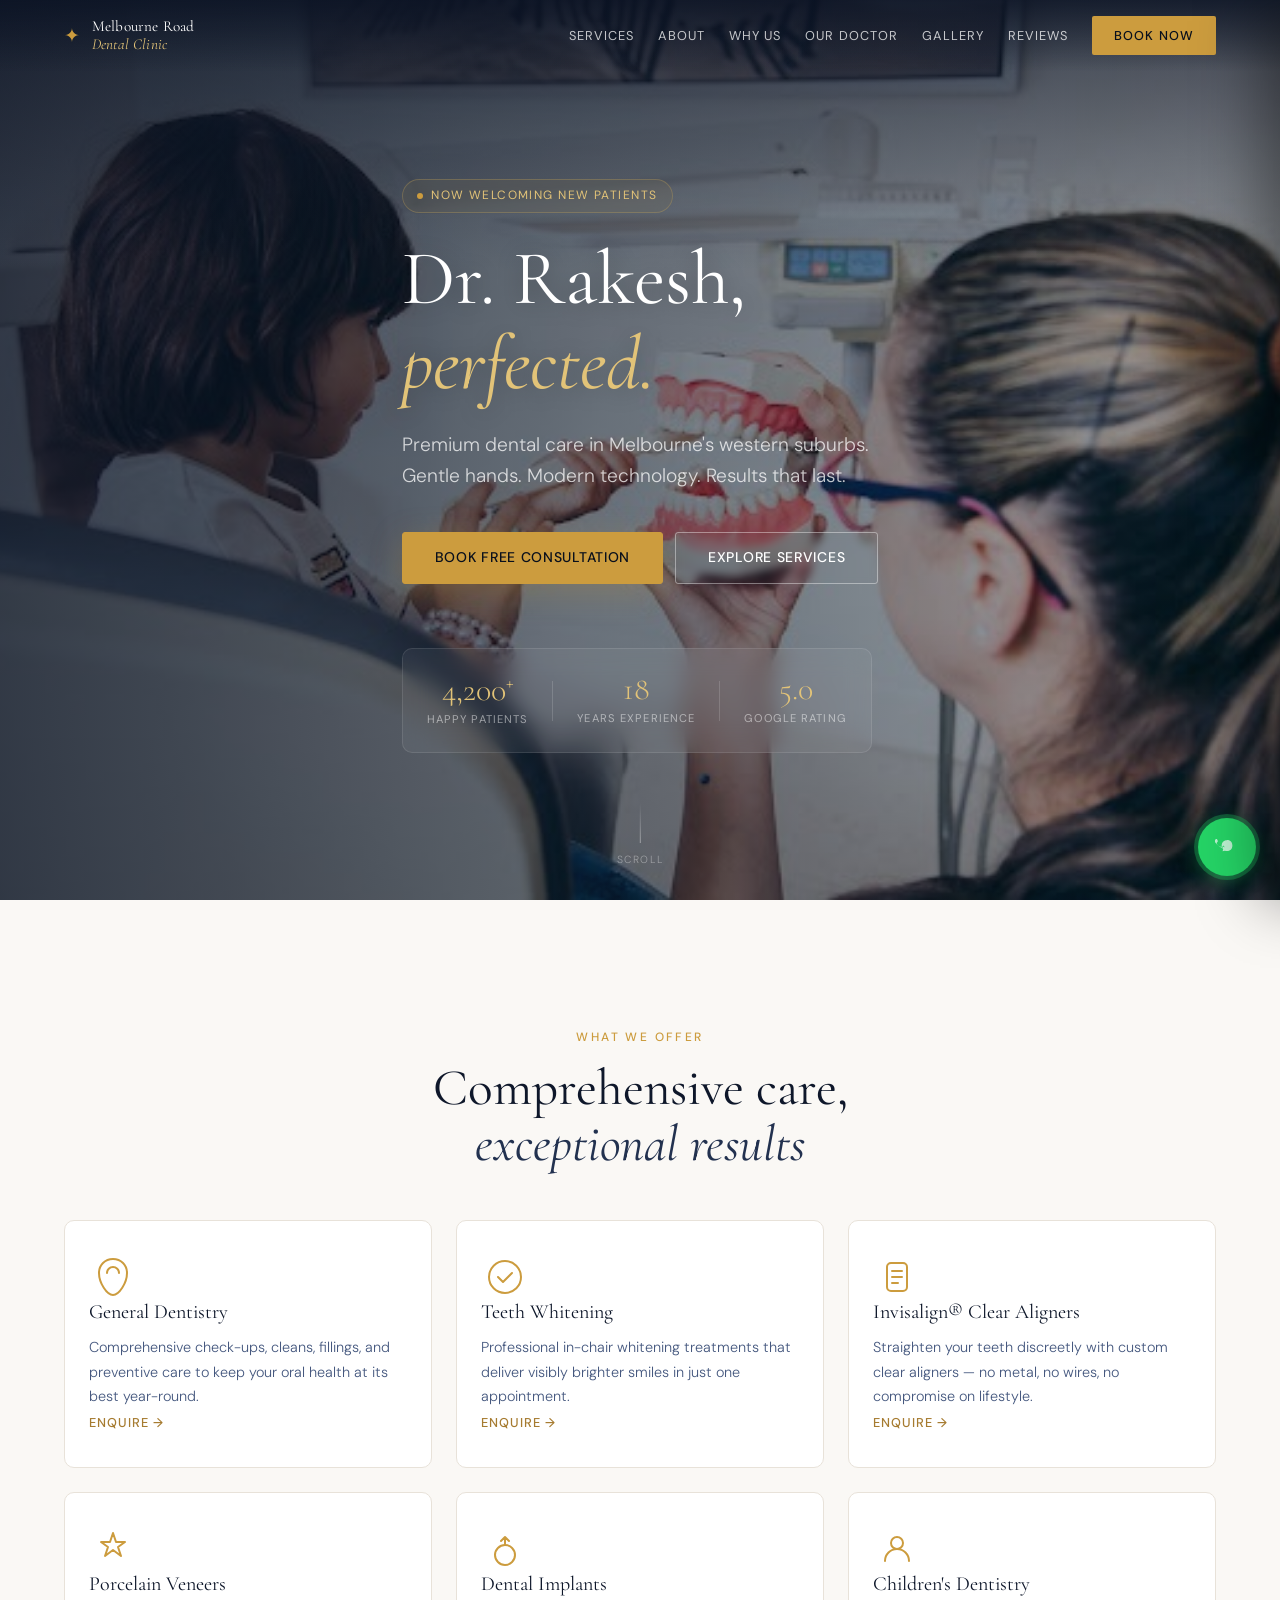
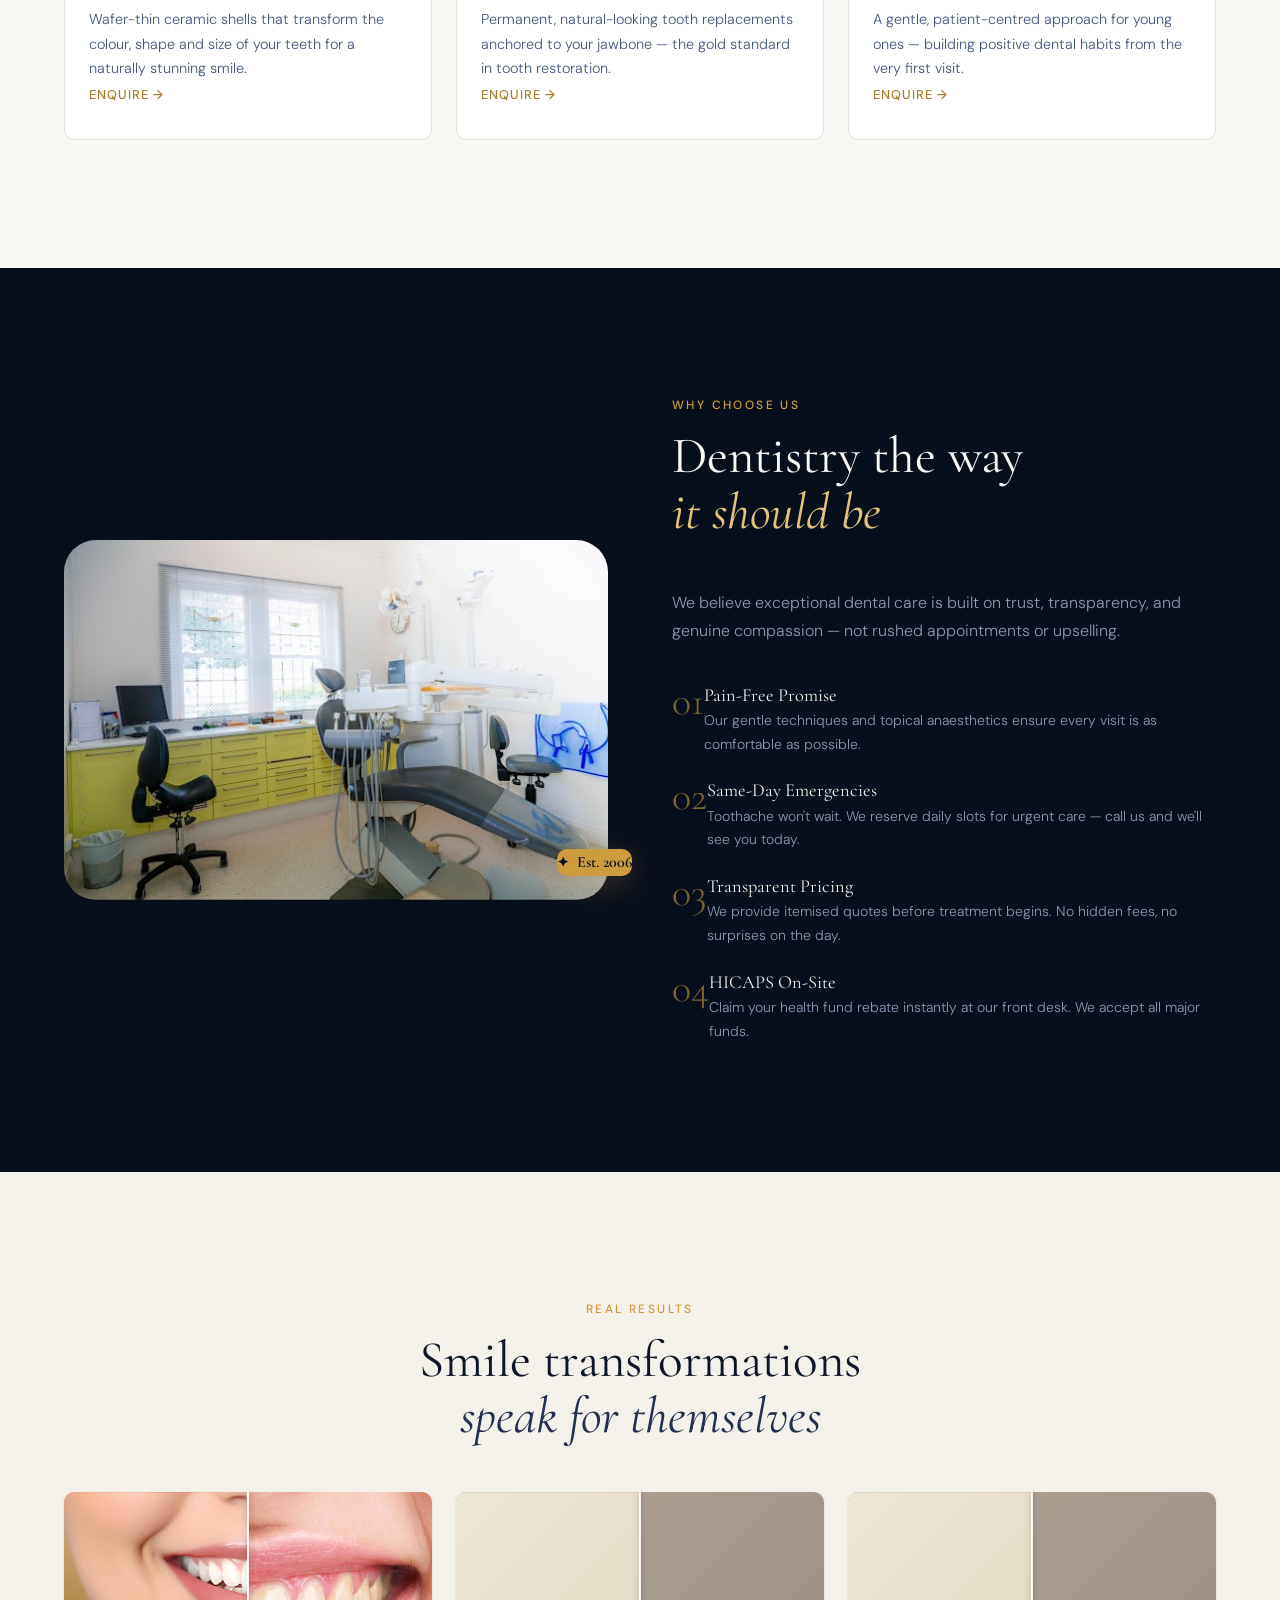
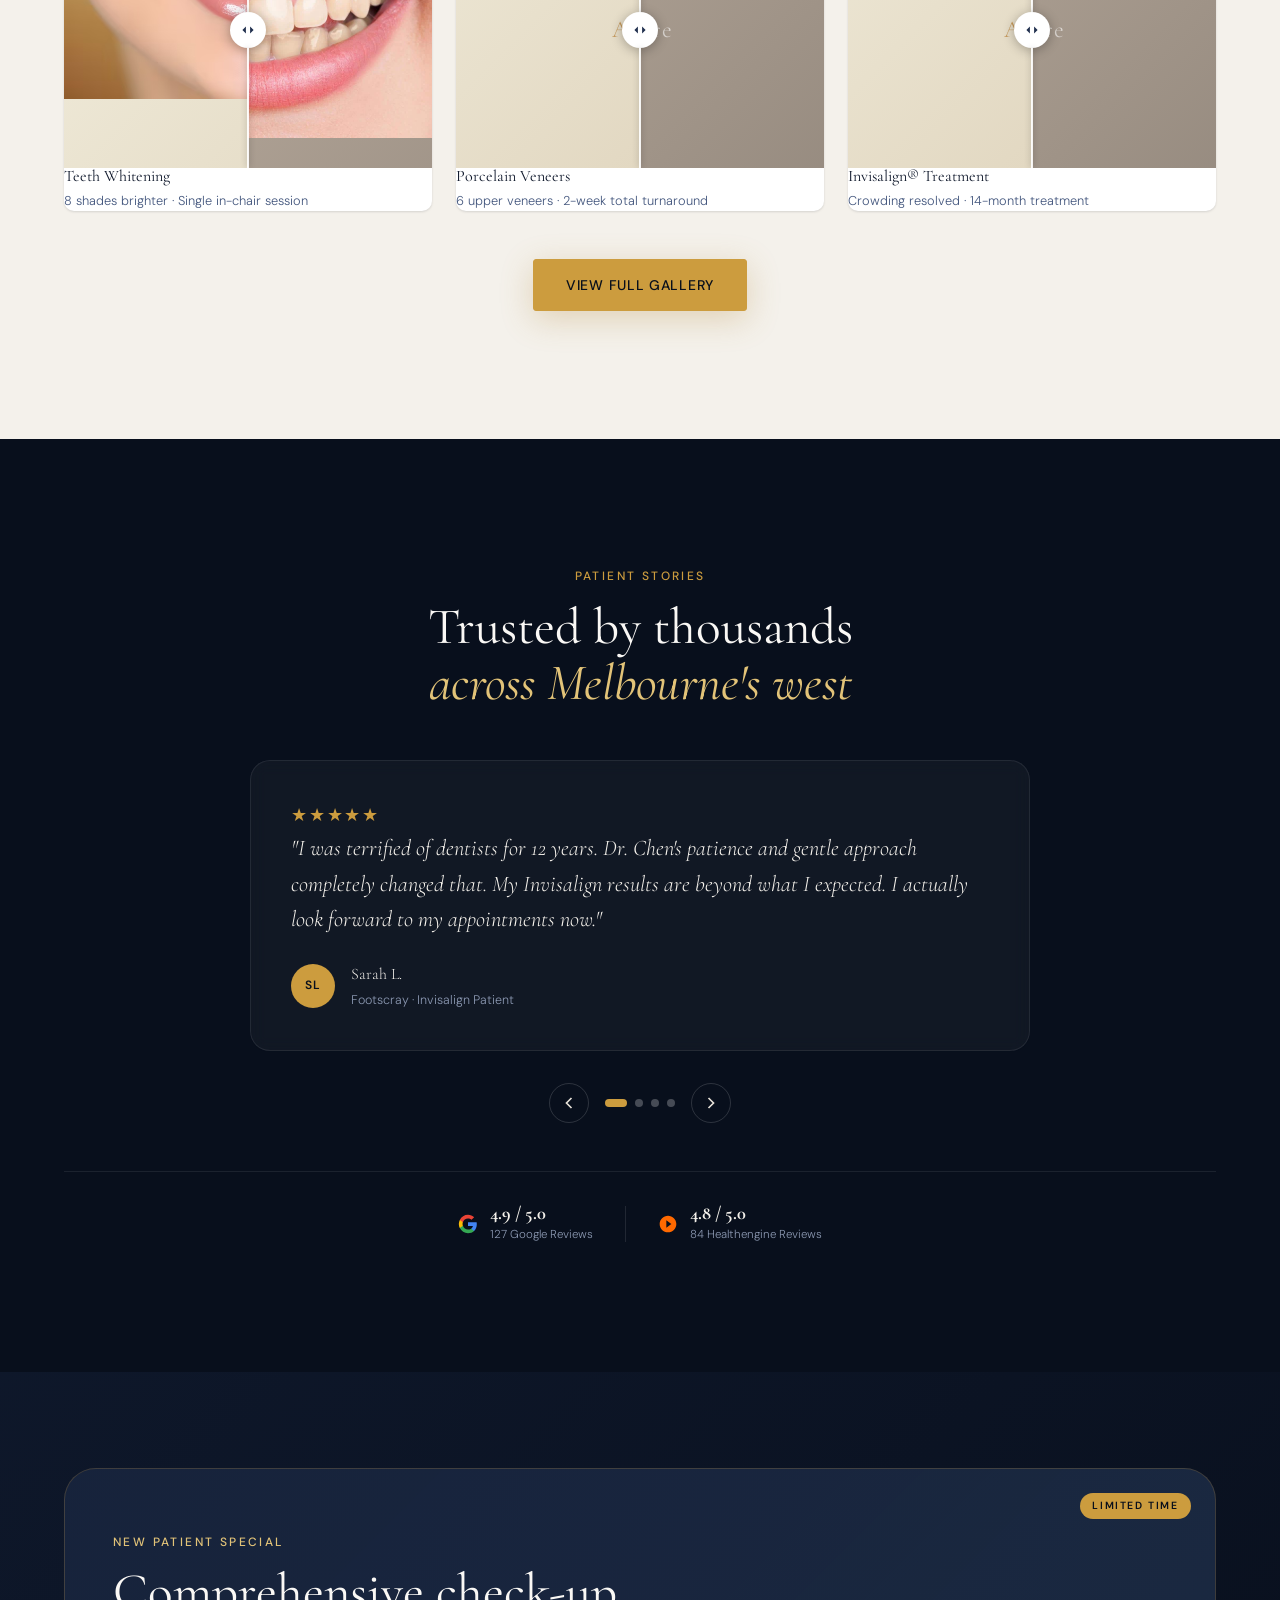
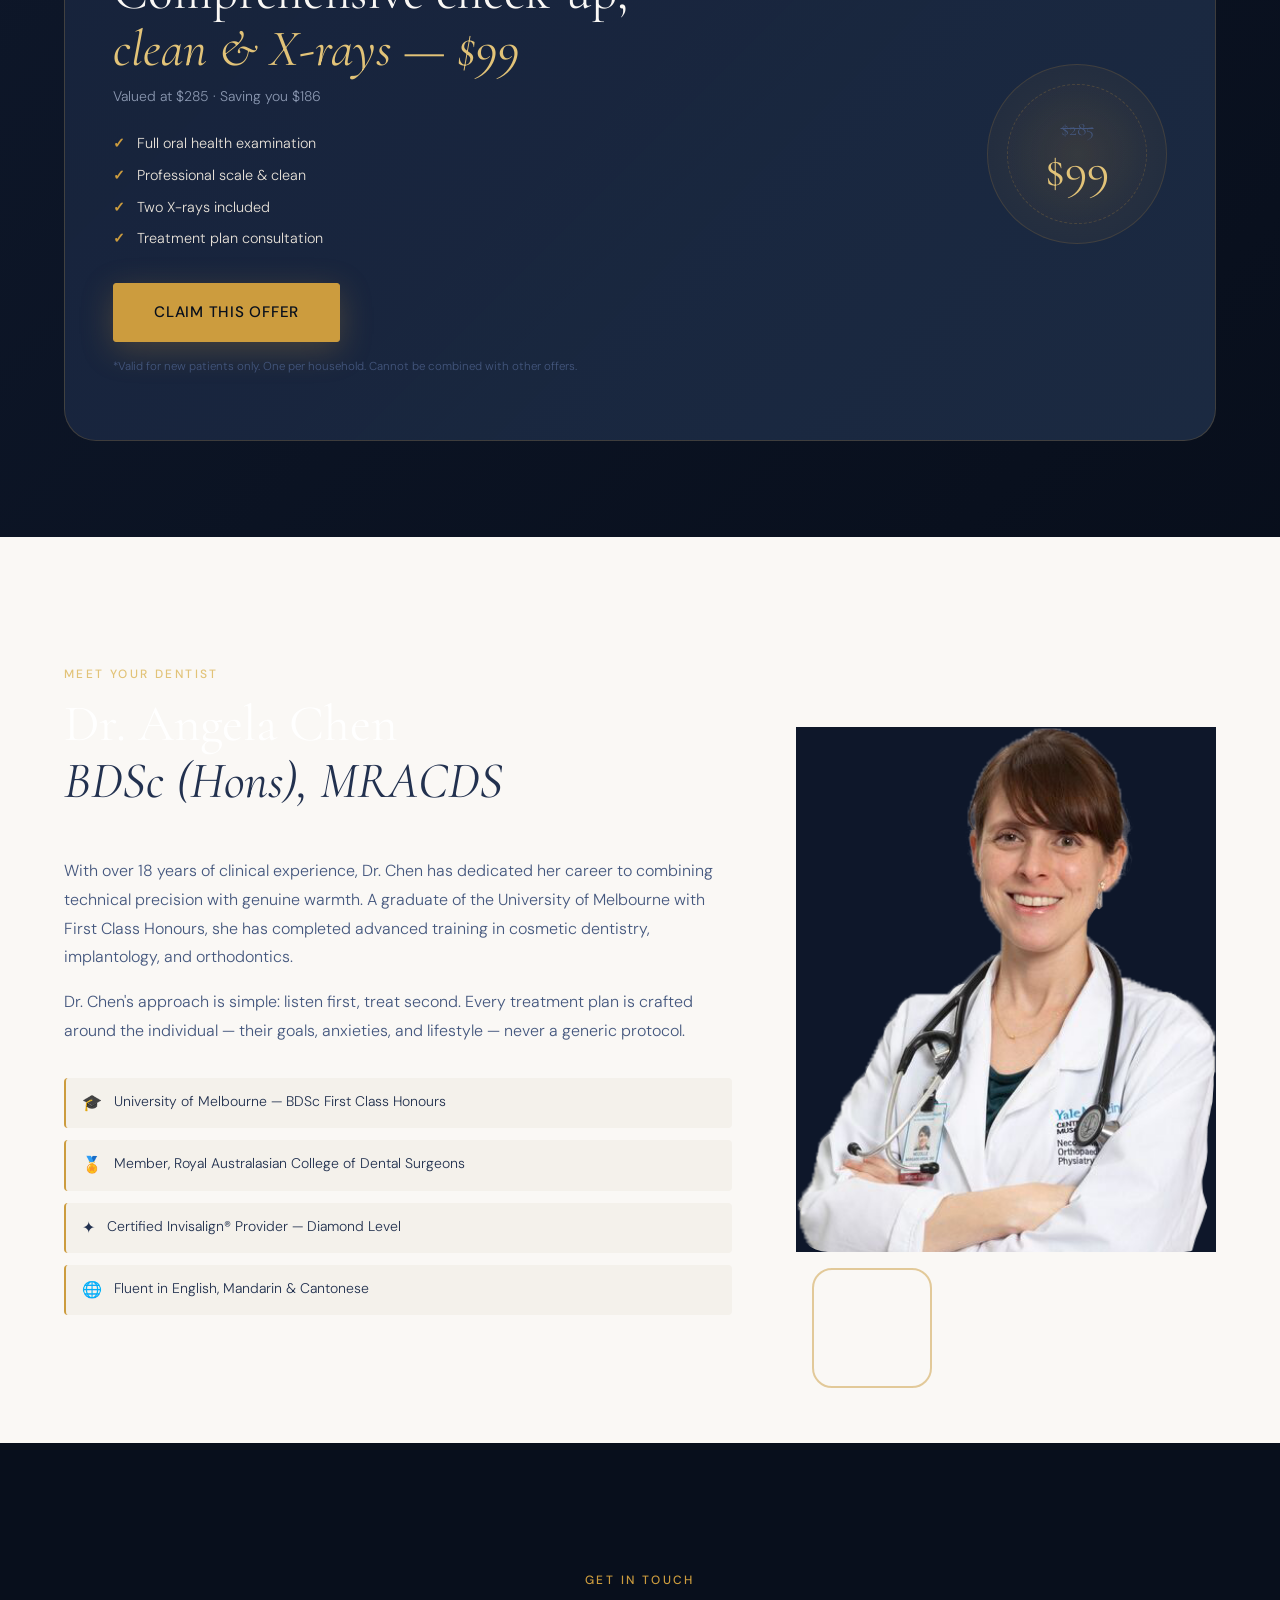
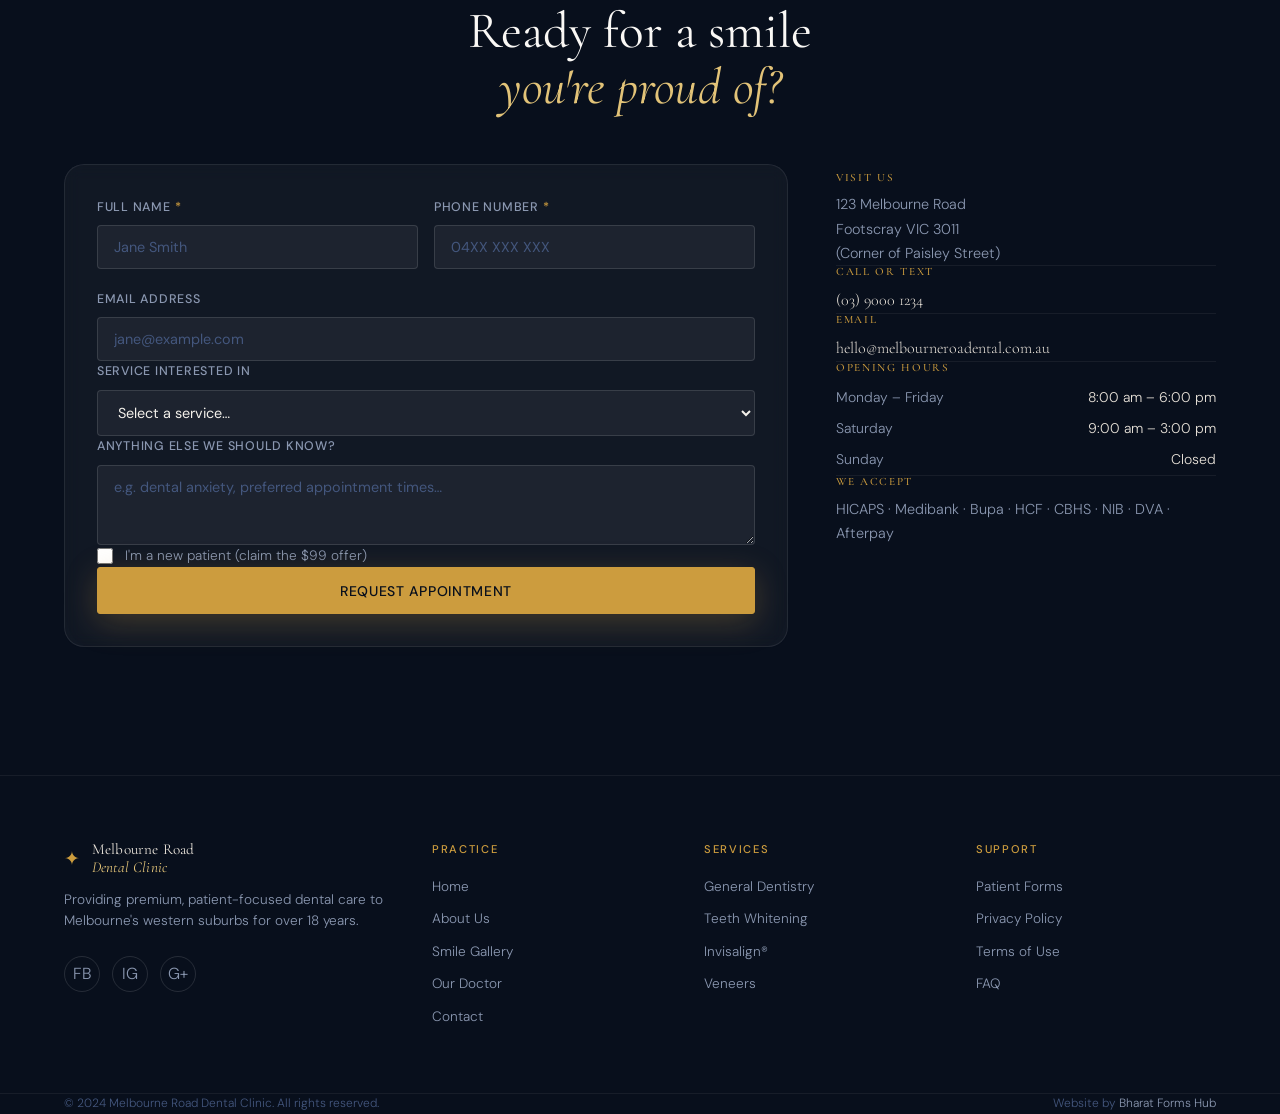
<file: index.html>
<!DOCTYPE html>
<html lang="en">

<head>
    <meta charset="UTF-8" />
    <meta name="viewport" content="width=device-width, initial-scale=1.0" />
    <title>Melbourne Road Dental Clinic | Premium Care in the West</title>
    <meta name="description"
        content="Award-winning dental clinic in Melbourne's western suburbs. Cosmetic dentistry, Invisalign, implants & general care. Book your free consultation today." />
    <meta name="keywords"
        content="dental clinic Melbourne, dentist western suburbs, cosmetic dentistry, Invisalign Melbourne, teeth whitening" />
    <meta property="og:title" content="Melbourne Road Dental Clinic" />
    <meta property="og:description" content="Premium dental care in Melbourne's western suburbs." />
    <meta property="og:type" content="website" />
    <link rel="preconnect" href="https://fonts.googleapis.com" />
    <link rel="preconnect" href="https://fonts.gstatic.com" crossorigin />
    <link
        href="https://fonts.googleapis.com/css2?family=Cormorant+Garamond:ital,wght@0,300;0,400;0,600;1,300;1,400&family=DM+Sans:wght@300;400;500&display=swap"
        rel="stylesheet" />
    <link rel="stylesheet" href="style.css" />
</head>

<body>

    <script src="components.js"></script>

    <main>

        <!-- ============================================================
         SECTION 1 — HERO
    ============================================================ -->
        <section class="hero" id="hero" aria-label="Hero section">
            <div class="hero-bg">
                <img src="assets/hero-bg.jpg" alt="Melbourne Road Dental Clinic Hero" class="hero-bg-img"
                    onerror="this.style.display='none'; document.querySelector('.hero-bg-placeholder').style.display='block';">
                <div class="hero-overlay"></div>
                <div class="hero-bg-placeholder" aria-hidden="true" style="display:none;">
                    <div class="hero-gradient"></div>
                    <div class="hero-pattern"></div>
                </div>
            </div>

            <div class="hero-content container">
                <div class="hero-badge reveal">
                    <span class="badge-dot"></span>
                    Now welcoming new patients
                </div>

                <h1 class="hero-title reveal reveal--delay-1">
                    Dr. Rakesh,<br>
                    <em>perfected.</em>
                </h1>

                <p class="hero-subtitle reveal reveal--delay-2">
                    Premium dental care in Melbourne's western suburbs.<br>
                    Gentle hands. Modern technology. Results that last.
                </p>

                <div class="hero-actions reveal reveal--delay-3">
                    <a href="#contact" class="btn btn--gold">Book Free Consultation</a>
                    <a href="#services" class="btn btn--ghost">Explore Services</a>
                </div>

                <div class="hero-stats reveal reveal--delay-4">
                    <div class="stat">
                        <span class="stat-number">4,200<sup>+</sup></span>
                        <span class="stat-label">Happy Patients</span>
                    </div>
                    <div class="stat-divider" aria-hidden="true"></div>
                    <div class="stat">
                        <span class="stat-number">18</span>
                        <span class="stat-label">Years Experience</span>
                    </div>
                    <div class="stat-divider" aria-hidden="true"></div>
                    <div class="stat">
                        <span class="stat-number">5.0</span>
                        <span class="stat-label">Google Rating</span>
                    </div>
                </div>
            </div>

            <div class="hero-scroll-cue" aria-hidden="true">
                <div class="scroll-line"></div>
                <span>Scroll</span>
            </div>
        </section>

        <!-- ============================================================
         SECTION 2 — SERVICES
    ============================================================ -->
        <section class="services" id="services" aria-labelledby="services-heading">
            <div class="container">
                <div class="section-header reveal">
                    <p class="section-eyebrow">What We Offer</p>
                    <h2 id="services-heading" class="section-title">Comprehensive care,<br><em>exceptional results</em>
                    </h2>
                </div>

                <div class="services-grid">

                    <article class="service-card reveal" style="--delay: 0s">
                        <div class="service-icon" aria-hidden="true">
                            <svg viewBox="0 0 48 48" fill="none" xmlns="http://www.w3.org/2000/svg">
                                <path d="M24 6C16 6 10 12 10 20c0 10 8 22 14 22s14-12 14-22C38 12 32 6 24 6z"
                                    stroke="currentColor" stroke-width="2" fill="none" />
                                <path d="M18 20c0-3.3 2.7-6 6-6s6 2.7 6 6" stroke="currentColor" stroke-width="2"
                                    stroke-linecap="round" />
                            </svg>
                        </div>
                        <h3>General Dentistry</h3>
                        <p>Comprehensive check-ups, cleans, fillings, and preventive care to keep your oral health at
                            its best year-round.</p>
                        <a href="#contact" class="service-link">Enquire →</a>
                    </article>

                    <article class="service-card reveal" style="--delay: 0.1s">
                        <div class="service-icon" aria-hidden="true">
                            <svg viewBox="0 0 48 48" fill="none" xmlns="http://www.w3.org/2000/svg">
                                <circle cx="24" cy="24" r="16" stroke="currentColor" stroke-width="2" />
                                <path d="M17 24l5 5 9-9" stroke="currentColor" stroke-width="2" stroke-linecap="round"
                                    stroke-linejoin="round" />
                            </svg>
                        </div>
                        <h3>Teeth Whitening</h3>
                        <p>Professional in-chair whitening treatments that deliver visibly brighter smiles in just one
                            appointment.</p>
                        <a href="#contact" class="service-link">Enquire →</a>
                    </article>

                    <article class="service-card reveal" style="--delay: 0.2s">
                        <div class="service-icon" aria-hidden="true">
                            <svg viewBox="0 0 48 48" fill="none" xmlns="http://www.w3.org/2000/svg">
                                <rect x="14" y="10" width="20" height="28" rx="4" stroke="currentColor"
                                    stroke-width="2" />
                                <path d="M19 18h10M19 24h10M19 30h6" stroke="currentColor" stroke-width="2"
                                    stroke-linecap="round" />
                            </svg>
                        </div>
                        <h3>Invisalign® Clear Aligners</h3>
                        <p>Straighten your teeth discreetly with custom clear aligners — no metal, no wires, no
                            compromise on lifestyle.</p>
                        <a href="#contact" class="service-link">Enquire →</a>
                    </article>

                    <article class="service-card reveal" style="--delay: 0.3s">
                        <div class="service-icon" aria-hidden="true">
                            <svg viewBox="0 0 48 48" fill="none" xmlns="http://www.w3.org/2000/svg">
                                <path d="M24 8l3 9h9l-7 5 3 9-8-6-8 6 3-9-7-5h9z" stroke="currentColor" stroke-width="2"
                                    stroke-linejoin="round" fill="none" />
                            </svg>
                        </div>
                        <h3>Porcelain Veneers</h3>
                        <p>Wafer-thin ceramic shells that transform the colour, shape and size of your teeth for a
                            naturally stunning smile.</p>
                        <a href="#contact" class="service-link">Enquire →</a>
                    </article>

                    <article class="service-card reveal" style="--delay: 0.4s">
                        <div class="service-icon" aria-hidden="true">
                            <svg viewBox="0 0 48 48" fill="none" xmlns="http://www.w3.org/2000/svg">
                                <circle cx="24" cy="30" r="10" stroke="currentColor" stroke-width="2" />
                                <path d="M24 20v-8M20 16l4-4 4 4" stroke="currentColor" stroke-width="2"
                                    stroke-linecap="round" stroke-linejoin="round" />
                            </svg>
                        </div>
                        <h3>Dental Implants</h3>
                        <p>Permanent, natural-looking tooth replacements anchored to your jawbone — the gold standard in
                            tooth restoration.</p>
                        <a href="#contact" class="service-link">Enquire →</a>
                    </article>

                    <article class="service-card reveal" style="--delay: 0.5s">
                        <div class="service-icon" aria-hidden="true">
                            <svg viewBox="0 0 48 48" fill="none" xmlns="http://www.w3.org/2000/svg">
                                <path d="M12 36c0-6.6 5.4-12 12-12s12 5.4 12 12" stroke="currentColor" stroke-width="2"
                                    stroke-linecap="round" />
                                <circle cx="24" cy="18" r="6" stroke="currentColor" stroke-width="2" />
                            </svg>
                        </div>
                        <h3>Children's Dentistry</h3>
                        <p>A gentle, patient-centred approach for young ones — building positive dental habits from the
                            very first visit.</p>
                        <a href="#contact" class="service-link">Enquire →</a>
                    </article>

                </div>
            </div>
        </section>

        <!-- ============================================================
         SECTION 3 — WHY US
    ============================================================ -->
        <section class="why-us" id="why-us" aria-labelledby="why-heading">
            <div class="why-us-inner">

                <div class="why-us-image reveal">
                    <img src="assets/clinic-interior.jpg" alt="Modern clinic interior" class="why-us-img"
                        onerror="this.style.display='none'; document.querySelector('.why-us-img-placeholder').style.display='flex';">
                    <div class="why-us-img-placeholder" aria-hidden="true" style="display:none;">
                        <div class="interior-graphic">
                            <div class="ig-circle ig-circle--1"></div>
                            <div class="ig-circle ig-circle--2"></div>
                            <div class="ig-circle ig-circle--3"></div>
                            <div class="ig-label">Modern Clinic Interior</div>
                        </div>
                    </div>
                    <div class="why-us-img-badge">
                        <span class="badge-icon">✦</span>
                        <span>Est. 2006</span>
                    </div>
                </div>

                <div class="why-us-content">
                    <div class="section-header reveal" style="text-align:left;">
                        <p class="section-eyebrow">Why Choose Us</p>
                        <h2 id="why-heading" class="section-title">Dentistry the way<br><em>it should be</em></h2>
                    </div>

                    <p class="why-us-intro reveal">We believe exceptional dental care is built on trust, transparency,
                        and genuine compassion — not rushed appointments or upselling.</p>

                    <ul class="why-list" role="list">
                        <li class="why-item reveal">
                            <div class="why-item-icon" aria-hidden="true">01</div>
                            <div>
                                <h3>Pain-Free Promise</h3>
                                <p>Our gentle techniques and topical anaesthetics ensure every visit is as comfortable
                                    as possible.</p>
                            </div>
                        </li>
                        <li class="why-item reveal">
                            <div class="why-item-icon" aria-hidden="true">02</div>
                            <div>
                                <h3>Same-Day Emergencies</h3>
                                <p>Toothache won't wait. We reserve daily slots for urgent care — call us and we'll see
                                    you today.</p>
                            </div>
                        </li>
                        <li class="why-item reveal">
                            <div class="why-item-icon" aria-hidden="true">03</div>
                            <div>
                                <h3>Transparent Pricing</h3>
                                <p>We provide itemised quotes before treatment begins. No hidden fees, no surprises on
                                    the day.</p>
                            </div>
                        </li>
                        <li class="why-item reveal">
                            <div class="why-item-icon" aria-hidden="true">04</div>
                            <div>
                                <h3>HICAPS On-Site</h3>
                                <p>Claim your health fund rebate instantly at our front desk. We accept all major funds.
                                </p>
                            </div>
                        </li>
                    </ul>
                </div>

            </div>
        </section>

        <!-- ============================================================
         SECTION 4 — BEFORE / AFTER GALLERY
    ============================================================ -->
        <section class="gallery" id="gallery" aria-labelledby="gallery-heading">
            <div class="container">
                <div class="section-header reveal">
                    <p class="section-eyebrow">Real Results</p>
                    <h2 id="gallery-heading" class="section-title">Smile transformations<br><em>speak for
                            themselves</em></h2>
                </div>

                <div class="gallery-grid">

                    <article class="gallery-card reveal" style="--delay:0s">
                        <div class="before-after" role="img" aria-label="Before and after teeth whitening treatment">
                            <div class="before-after-slider" data-slider>
                                <div class="ba-before">
                                    <img src="assets/smile-1-before.jpg" alt="Before whitening" class="ba-img"
                                        onerror="this.style.display='none';">
                                    <div class="ba-img-placeholder ba-before-ph">
                                        <span>Before</span>
                                    </div>
                                    <label class="ba-label ba-label--before">Before</label>
                                </div>
                                <div class="ba-after">
                                    <img src="assets/smile-1-after.jpg" alt="After whitening" class="ba-img"
                                        onerror="this.style.display='none';">
                                    <div class="ba-img-placeholder ba-after-ph">
                                        <span>After</span>
                                    </div>
                                    <label class="ba-label ba-label--after">After</label>
                                </div>
                                <div class="ba-handle" role="slider" aria-label="Drag to compare" tabindex="0"
                                    aria-valuemin="0" aria-valuemax="100" aria-valuenow="50">
                                    <div class="ba-handle-line"></div>
                                    <div class="ba-handle-circle">
                                        <svg viewBox="0 0 20 20" fill="currentColor" width="14">
                                            <path d="M7 5l-5 5 5 5V5zm6 0v10l5-5-5-5z" />
                                        </svg>
                                    </div>
                                    <div class="ba-handle-line"></div>
                                </div>
                            </div>
                        </div>
                        <div class="gallery-card-info">
                            <h3>Teeth Whitening</h3>
                            <p>8 shades brighter · Single in-chair session</p>
                        </div>
                    </article>

                    <article class="gallery-card reveal" style="--delay:0.15s">
                        <div class="before-after" role="img" aria-label="Before and after veneer treatment">
                            <div class="before-after-slider" data-slider>
                                <div class="ba-before">
                                    <div class="ba-img-placeholder ba-before-ph">
                                        <span>Before</span>
                                    </div>
                                    <label class="ba-label ba-label--before">Before</label>
                                </div>
                                <div class="ba-after">
                                    <div class="ba-img-placeholder ba-after-ph">
                                        <span>After</span>
                                    </div>
                                    <label class="ba-label ba-label--after">After</label>
                                </div>
                                <div class="ba-handle" role="slider" aria-label="Drag to compare" tabindex="0"
                                    aria-valuemin="0" aria-valuemax="100" aria-valuenow="50">
                                    <div class="ba-handle-line"></div>
                                    <div class="ba-handle-circle">
                                        <svg viewBox="0 0 20 20" fill="currentColor" width="14">
                                            <path d="M7 5l-5 5 5 5V5zm6 0v10l5-5-5-5z" />
                                        </svg>
                                    </div>
                                    <div class="ba-handle-line"></div>
                                </div>
                            </div>
                        </div>
                        <div class="gallery-card-info">
                            <h3>Porcelain Veneers</h3>
                            <p>6 upper veneers · 2-week total turnaround</p>
                        </div>
                    </article>

                    <article class="gallery-card reveal" style="--delay:0.3s">
                        <div class="before-after" role="img" aria-label="Before and after Invisalign treatment">
                            <div class="before-after-slider" data-slider>
                                <div class="ba-before">
                                    <div class="ba-img-placeholder ba-before-ph">
                                        <span>Before</span>
                                    </div>
                                    <label class="ba-label ba-label--before">Before</label>
                                </div>
                                <div class="ba-after">
                                    <div class="ba-img-placeholder ba-after-ph">
                                        <span>After</span>
                                    </div>
                                    <label class="ba-label ba-label--after">After</label>
                                </div>
                                <div class="ba-handle" role="slider" aria-label="Drag to compare" tabindex="0"
                                    aria-valuemin="0" aria-valuemax="100" aria-valuenow="50">
                                    <div class="ba-handle-line"></div>
                                    <div class="ba-handle-circle">
                                        <svg viewBox="0 0 20 20" fill="currentColor" width="14">
                                            <path d="M7 5l-5 5 5 5V5zm6 0v10l5-5-5-5z" />
                                        </svg>
                                    </div>
                                    <div class="ba-handle-line"></div>
                                </div>
                            </div>
                        </div>
                        <div class="gallery-card-info">
                            <h3>Invisalign® Treatment</h3>
                            <p>Crowding resolved · 14-month treatment</p>
                        </div>
                    </article>

                </div>

                <div class="gallery-actions reveal" style="text-align:center; margin-top: var(--space-12);">
                    <a href="gallery.html" class="btn btn--gold">View Full Gallery</a>
                </div>
            </div>
        </section>

        <!-- ============================================================
         SECTION 5 — TESTIMONIALS
    ============================================================ -->
        <section class="testimonials" id="testimonials" aria-labelledby="testimonials-heading">
            <div class="container">
                <div class="section-header reveal">
                    <p class="section-eyebrow">Patient Stories</p>
                    <h2 id="testimonials-heading" class="section-title">Trusted by thousands<br><em>across Melbourne's
                            west</em></h2>
                </div>

                <div class="testimonials-slider-wrap">
                    <div class="testimonials-slider" id="testimonials-slider" role="list" aria-live="polite">

                        <article class="testimonial-card active" role="listitem">
                            <div class="testimonial-stars" aria-label="5 out of 5 stars">★★★★★</div>
                            <blockquote>
                                "I was terrified of dentists for 12 years. Dr. Chen's patience and gentle approach
                                completely changed that. My Invisalign results are beyond what I expected. I actually
                                look forward to my appointments now."
                            </blockquote>
                            <footer class="testimonial-author">
                                <div class="author-avatar" aria-hidden="true">SL</div>
                                <div>
                                    <cite class="author-name">Sarah L.</cite>
                                    <p class="author-location">Footscray · Invisalign Patient</p>
                                </div>
                            </footer>
                        </article>

                        <article class="testimonial-card" role="listitem">
                            <div class="testimonial-stars" aria-label="5 out of 5 stars">★★★★★</div>
                            <blockquote>
                                "Had a dental emergency on a Saturday morning — they fit me in within the hour. Tooth
                                was saved, pain was gone, and the follow-up care was exceptional. This is how dentistry
                                should feel."
                            </blockquote>
                            <footer class="testimonial-author">
                                <div class="author-avatar" aria-hidden="true">MK</div>
                                <div>
                                    <cite class="author-name">Michael K.</cite>
                                    <p class="author-location">Sunshine · Emergency Patient</p>
                                </div>
                            </footer>
                        </article>

                        <article class="testimonial-card" role="listitem">
                            <div class="testimonial-stars" aria-label="5 out of 5 stars">★★★★★</div>
                            <blockquote>
                                "The veneers are absolutely stunning. I've received so many compliments. The team walked
                                me through every single step and the final result is even better than the mockups. Worth
                                every cent."
                            </blockquote>
                            <footer class="testimonial-author">
                                <div class="author-avatar" aria-hidden="true">PR</div>
                                <div>
                                    <cite class="author-name">Priya R.</cite>
                                    <p class="author-location">St Albans · Veneers Patient</p>
                                </div>
                            </footer>
                        </article>

                        <article class="testimonial-card" role="listitem">
                            <div class="testimonial-stars" aria-label="5 out of 5 stars">★★★★★</div>
                            <blockquote>
                                "Brought my two kids here after struggling to find a dentist they weren't scared of. The
                                staff are incredible with children — patient, fun and thorough. We're a family for life
                                here."
                            </blockquote>
                            <footer class="testimonial-author">
                                <div class="author-avatar" aria-hidden="true">JN</div>
                                <div>
                                    <cite class="author-name">James N.</cite>
                                    <p class="author-location">Yarraville · Family Patient</p>
                                </div>
                            </footer>
                        </article>

                    </div>

                    <div class="slider-controls" aria-label="Testimonial navigation">
                        <button class="slider-btn" id="slider-prev" aria-label="Previous testimonial">
                            <svg viewBox="0 0 24 24" fill="none" stroke="currentColor" stroke-width="2" width="20">
                                <path d="M15 18l-6-6 6-6" />
                            </svg>
                        </button>
                        <div class="slider-dots" id="slider-dots" role="tablist" aria-label="Testimonial pages">
                            <button class="dot active" role="tab" aria-selected="true" aria-label="Testimonial 1"
                                data-index="0"></button>
                            <button class="dot" role="tab" aria-selected="false" aria-label="Testimonial 2"
                                data-index="1"></button>
                            <button class="dot" role="tab" aria-selected="false" aria-label="Testimonial 3"
                                data-index="2"></button>
                            <button class="dot" role="tab" aria-selected="false" aria-label="Testimonial 4"
                                data-index="3"></button>
                        </div>
                        <button class="slider-btn" id="slider-next" aria-label="Next testimonial">
                            <svg viewBox="0 0 24 24" fill="none" stroke="currentColor" stroke-width="2" width="20">
                                <path d="M9 18l6-6-6-6" />
                            </svg>
                        </button>
                    </div>
                </div>

                <div class="review-platforms reveal">
                    <div class="review-platform">
                        <svg viewBox="0 0 24 24" width="20" aria-hidden="true">
                            <path
                                d="M22.56 12.25c0-.78-.07-1.53-.2-2.25H12v4.26h5.92c-.26 1.37-1.04 2.53-2.21 3.31v2.77h3.57c2.08-1.92 3.28-4.74 3.28-8.09z"
                                fill="#4285F4" />
                            <path
                                d="M12 23c2.97 0 5.46-.98 7.28-2.66l-3.57-2.77c-.98.66-2.23 1.06-3.71 1.06-2.86 0-5.29-1.93-6.16-4.53H2.18v2.84C3.99 20.53 7.7 23 12 23z"
                                fill="#34A853" />
                            <path
                                d="M5.84 14.09c-.22-.66-.35-1.36-.35-2.09s.13-1.43.35-2.09V7.07H2.18C1.43 8.55 1 10.22 1 12s.43 3.45 1.18 4.93l2.85-2.22.81-.62z"
                                fill="#FBBC05" />
                            <path
                                d="M12 5.38c1.62 0 3.06.56 4.21 1.64l3.15-3.15C17.45 2.09 14.97 1 12 1 7.7 1 3.99 3.47 2.18 7.07l3.66 2.84c.87-2.6 3.3-4.53 6.16-4.53z"
                                fill="#EA4335" />
                        </svg>
                        <div>
                            <strong>4.9 / 5.0</strong>
                            <small>127 Google Reviews</small>
                        </div>
                    </div>
                    <div class="review-divider" aria-hidden="true"></div>
                    <div class="review-platform">
                        <svg viewBox="0 0 24 24" width="20" fill="#FF6900" aria-hidden="true">
                            <path
                                d="M12 2C6.48 2 2 6.48 2 12s4.48 10 10 10 10-4.48 10-10S17.52 2 12 2zm-2 14.5v-9l6 4.5-6 4.5z" />
                        </svg>
                        <div>
                            <strong>4.8 / 5.0</strong>
                            <small>84 Healthengine Reviews</small>
                        </div>
                    </div>
                </div>

            </div>
        </section>

        <!-- ============================================================
         SECTION 6 — SPECIAL OFFER
    ============================================================ -->
        <section class="offer" id="offer" aria-labelledby="offer-heading">
            <div class="container">
                <div class="offer-card reveal">
                    <div class="offer-badge" aria-label="Limited time">Limited Time</div>
                    <div class="offer-content">
                        <p class="section-eyebrow" style="color: var(--gold-light)">New Patient Special</p>
                        <h2 id="offer-heading">
                            Comprehensive check-up,<br><em>clean &amp; X-rays — $99</em>
                        </h2>
                        <p class="offer-value">Valued at $285 · Saving you $186</p>
                        <ul class="offer-includes" role="list">
                            <li>Full oral health examination</li>
                            <li>Professional scale & clean</li>
                            <li>Two X-rays included</li>
                            <li>Treatment plan consultation</li>
                        </ul>
                        <a href="#contact" class="btn btn--gold btn--lg">Claim This Offer</a>
                        <p class="offer-disclaimer">*Valid for new patients only. One per household. Cannot be combined
                            with other offers.</p>
                    </div>
                    <div class="offer-visual" aria-hidden="true">
                        <div class="offer-circle offer-circle--1"></div>
                        <div class="offer-circle offer-circle--2"></div>
                        <div class="offer-price-tag">
                            <span class="offer-was">$285</span>
                            <span class="offer-now">$99</span>
                        </div>
                    </div>
                </div>
            </div>
        </section>

        <!-- ============================================================
         SECTION 7 — DOCTOR PROFILE
    ============================================================ -->
        <section class="doctor" id="doctor" aria-labelledby="doctor-heading">
            <div class="doctor-inner container">

                <div class="doctor-content">
                    <div class="section-header reveal" style="text-align:left;">
                        <p class="section-eyebrow">Meet Your Dentist</p>
                        <h2 id="doctor-heading" class="section-title">Dr. Angela Chen<br><em>BDSc (Hons), MRACDS</em>
                        </h2>
                    </div>

                    <p class="doctor-bio reveal">
                        With over 18 years of clinical experience, Dr. Chen has dedicated her career to combining
                        technical precision with genuine warmth. A graduate of the University of Melbourne with First
                        Class Honours, she has completed advanced training in cosmetic dentistry, implantology, and
                        orthodontics.
                    </p>
                    <p class="doctor-bio reveal">
                        Dr. Chen's approach is simple: listen first, treat second. Every treatment plan is crafted
                        around the individual — their goals, anxieties, and lifestyle — never a generic protocol.
                    </p>

                    <div class="doctor-credentials reveal">
                        <div class="credential">
                            <span class="credential-icon">🎓</span>
                            <span>University of Melbourne — BDSc First Class Honours</span>
                        </div>
                        <div class="credential">
                            <span class="credential-icon">🏅</span>
                            <span>Member, Royal Australasian College of Dental Surgeons</span>
                        </div>
                        <div class="credential">
                            <span class="credential-icon">✦</span>
                            <span>Certified Invisalign® Provider — Diamond Level</span>
                        </div>
                        <div class="credential">
                            <span class="credential-icon">🌐</span>
                            <span>Fluent in English, Mandarin & Cantonese</span>
                        </div>
                    </div>
                </div>

                <div class="doctor-image reveal">
                    <img src="assets/doctor.jpg" alt="Dr. Angela Chen, Principal Dentist" class="doctor-photo"
                        onerror="this.style.display='none'; document.querySelector('.doctor-photo-placeholder').style.display='flex';">
                    <div class="doctor-photo-placeholder" aria-hidden="true" style="display:none;">
                        <div class="doctor-silhouette">
                            <div class="ds-head"></div>
                            <div class="ds-body"></div>
                        </div>
                        <div class="doctor-photo-caption">Dr. Angela Chen</div>
                    </div>
                    <div class="doctor-img-accent" aria-hidden="true"></div>
                </div>

            </div>
        </section>

        <!-- ============================================================
         SECTION 8 — CONTACT / BOOKING
    ============================================================ -->
        <section class="contact" id="contact" aria-labelledby="contact-heading">
            <div class="container">
                <div class="section-header reveal">
                    <p class="section-eyebrow">Get In Touch</p>
                    <h2 id="contact-heading" class="section-title">Ready for a smile<br><em>you're proud of?</em></h2>
                </div>

                <div class="contact-grid">

                    <div class="contact-form-wrap reveal">
                        <form class="contact-form" id="contact-form" novalidate aria-label="Appointment booking form">
                            <div class="form-row">
                                <div class="form-group">
                                    <label for="name">Full Name <span aria-hidden="true">*</span></label>
                                    <input type="text" id="name" name="name" autocomplete="name" required
                                        aria-required="true" placeholder="Jane Smith" />
                                    <span class="form-error" id="name-error" role="alert"></span>
                                </div>
                                <div class="form-group">
                                    <label for="phone">Phone Number <span aria-hidden="true">*</span></label>
                                    <input type="tel" id="phone" name="phone" autocomplete="tel" required
                                        aria-required="true" placeholder="04XX XXX XXX" />
                                    <span class="form-error" id="phone-error" role="alert"></span>
                                </div>
                            </div>
                            <div class="form-group">
                                <label for="email">Email Address</label>
                                <input type="email" id="email" name="email" autocomplete="email"
                                    placeholder="jane@example.com" />
                            </div>
                            <div class="form-group">
                                <label for="service">Service Interested In</label>
                                <select id="service" name="service">
                                    <option value="">Select a service…</option>
                                    <option value="general">General Check-up & Clean</option>
                                    <option value="whitening">Teeth Whitening</option>
                                    <option value="invisalign">Invisalign® Aligners</option>
                                    <option value="veneers">Porcelain Veneers</option>
                                    <option value="implants">Dental Implants</option>
                                    <option value="emergency">Emergency Appointment</option>
                                    <option value="children">Children's Dentistry</option>
                                    <option value="other">Other / Not Sure</option>
                                </select>
                            </div>
                            <div class="form-group">
                                <label for="message">Anything else we should know?</label>
                                <textarea id="message" name="message" rows="3"
                                    placeholder="e.g. dental anxiety, preferred appointment times…"></textarea>
                            </div>
                            <div class="form-check">
                                <input type="checkbox" id="new-patient" name="new-patient" />
                                <label for="new-patient">I'm a new patient (claim the $99 offer)</label>
                            </div>
                            <button type="submit" class="btn btn--gold btn--full" id="form-submit">
                                <span id="btn-text">Request Appointment</span>
                                <span id="btn-loading" hidden aria-live="polite">Sending…</span>
                            </button>
                            <div class="form-success" id="form-success" hidden role="alert">
                                ✓ Thank you! We'll be in touch within 2 business hours.
                            </div>
                        </form>
                    </div>

                    <div class="contact-info reveal">
                        <div class="info-block">
                            <h3>Visit Us</h3>
                            <address>
                                123 Melbourne Road<br>
                                Footscray VIC 3011<br>
                                (Corner of Paisley Street)
                            </address>
                        </div>
                        <div class="info-block">
                            <h3>Call or Text</h3>
                            <a href="tel:+61390001234" class="info-link">(03) 9000 1234</a>
                        </div>
                        <div class="info-block">
                            <h3>Email</h3>
                            <a href="mailto:hello@melbourneroadental.com.au"
                                class="info-link">hello@melbourneroadental.com.au</a>
                        </div>
                        <div class="info-block">
                            <h3>Opening Hours</h3>
                            <table class="hours-table" aria-label="Opening hours">
                                <tr>
                                    <td>Monday – Friday</td>
                                    <td>8:00 am – 6:00 pm</td>
                                </tr>
                                <tr>
                                    <td>Saturday</td>
                                    <td>9:00 am – 3:00 pm</td>
                                </tr>
                                <tr>
                                    <td>Sunday</td>
                                    <td>Closed</td>
                                </tr>
                            </table>
                        </div>
                        <div class="info-block">
                            <h3>We Accept</h3>
                            <p class="accepts">HICAPS · Medibank · Bupa · HCF · CBHS · NIB · DVA · Afterpay</p>
                        </div>
                    </div>

                </div>
            </div>
        </section>

    </main>

    </main>

    <script src="script.js"></script>
</body>

</html>
</file>
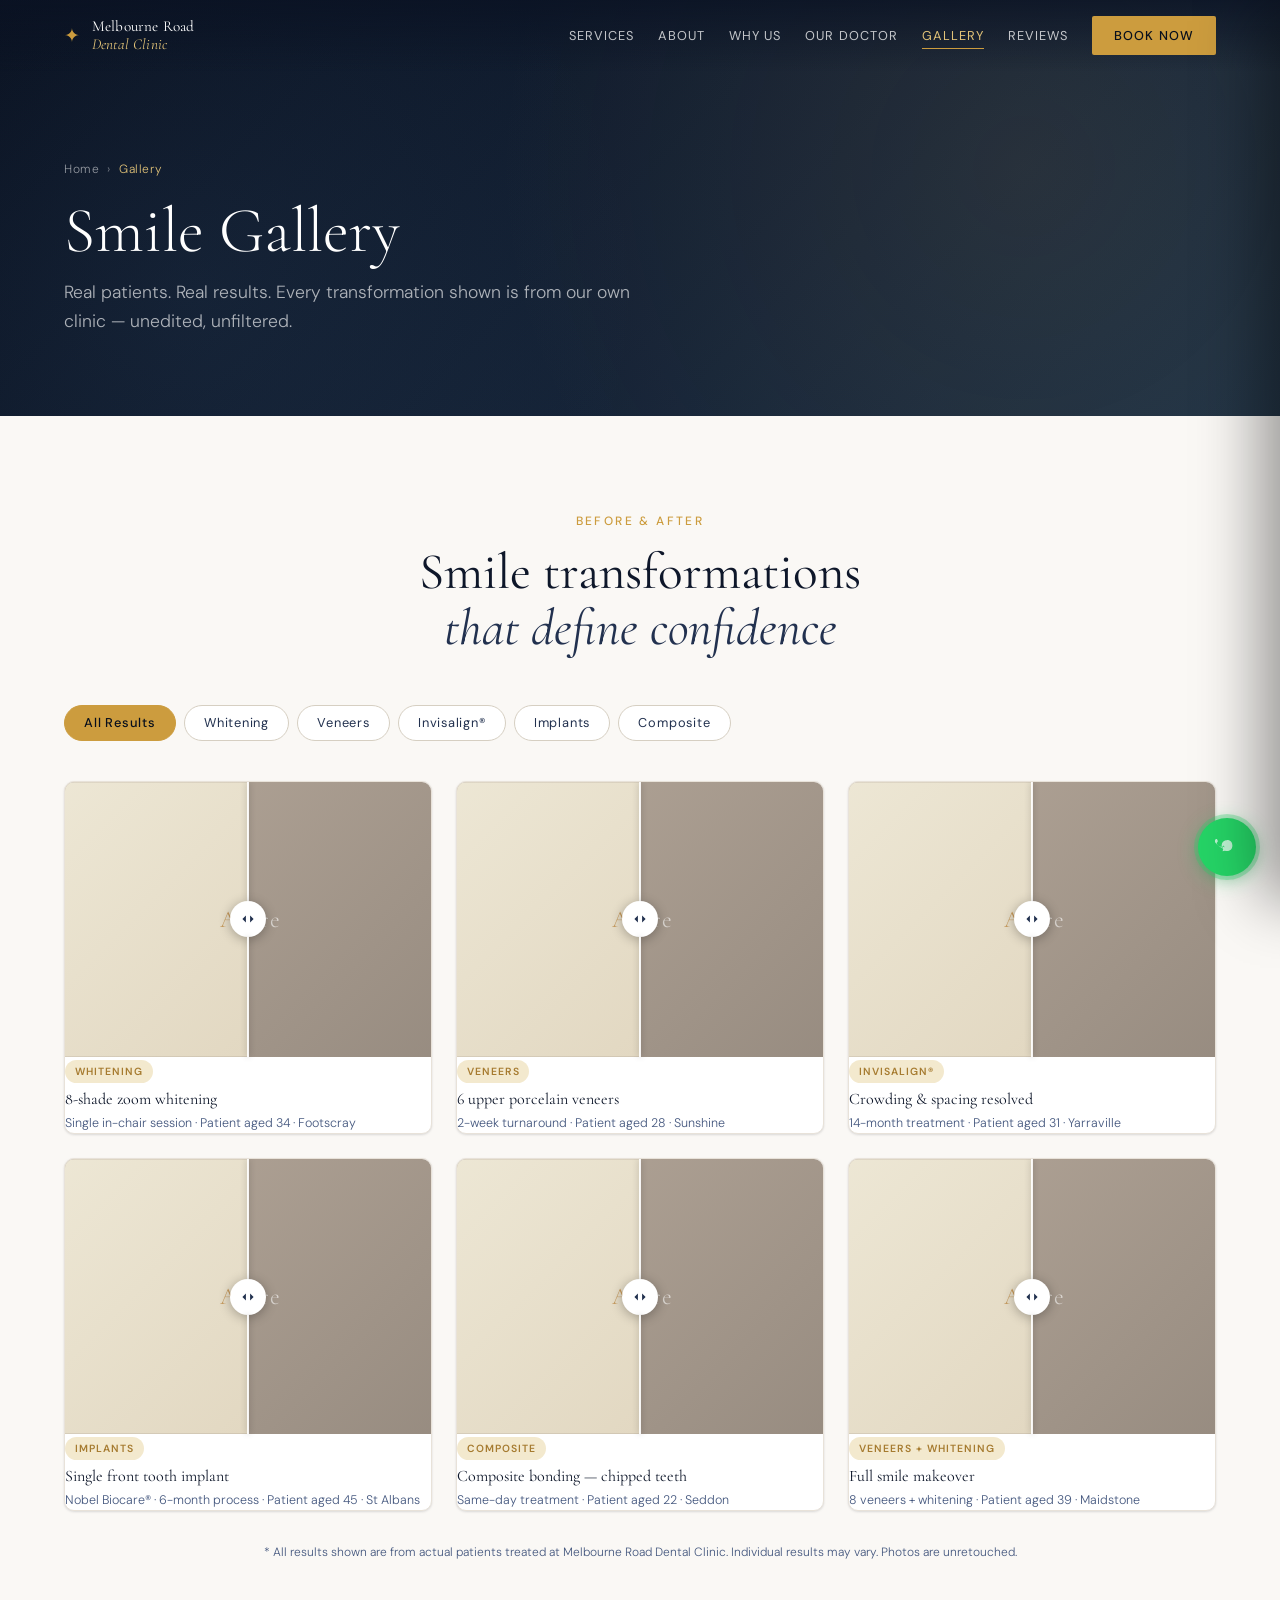
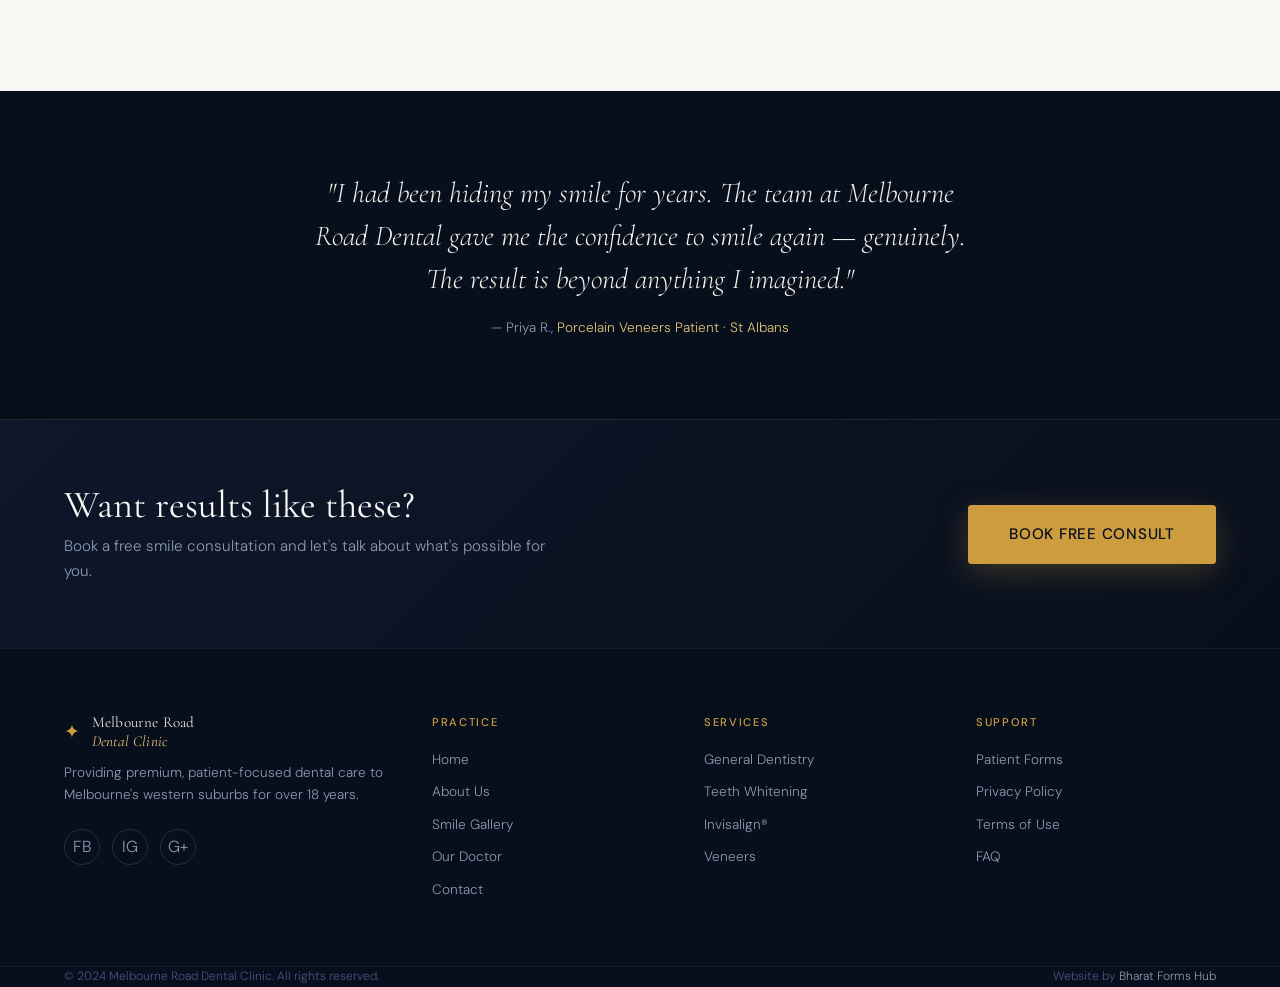
<file: gallery.html>
<!DOCTYPE html>
<html lang="en">

<head>
    <meta charset="UTF-8" />
    <meta name="viewport" content="width=device-width, initial-scale=1.0" />
    <title>Smile Gallery | Melbourne Road Dental Clinic</title>
    <meta name="description"
        content="Real patient smile transformations at Melbourne Road Dental Clinic. Before and after results for whitening, veneers, Invisalign, and implants." />
    <link rel="preconnect" href="https://fonts.googleapis.com" />
    <link rel="preconnect" href="https://fonts.gstatic.com" crossorigin />
    <link
        href="https://fonts.googleapis.com/css2?family=Cormorant+Garamond:ital,wght@0,300;0,400;0,600;1,300;1,400&family=DM+Sans:wght@300;400;500&display=swap"
        rel="stylesheet" />
    <link rel="stylesheet" href="style.css" />
</head>

<body>

    <main>

        <!-- ── PAGE HERO ────────────────────────────────────────────── -->
        <section class="page-hero" aria-label="Page hero">
            <div class="page-hero-bg" aria-hidden="true"></div>
            <div class="container page-hero-content">
                <nav class="breadcrumb reveal" aria-label="Breadcrumb">
                    <a href="index.html">Home</a>
                    <span aria-hidden="true">›</span>
                    <span aria-current="page">Gallery</span>
                </nav>
                <h1 class="page-hero-title reveal reveal--delay-1">Smile Gallery</h1>
                <p class="page-hero-sub reveal reveal--delay-2">Real patients. Real results. Every transformation shown
                    is from our own clinic — unedited, unfiltered.</p>
            </div>
        </section>

        <!-- ── FILTER TABS ────────────────────────────────────────────── -->
        <section class="gallery-page" aria-labelledby="gallery-page-heading">
            <div class="container">

                <div class="section-header reveal">
                    <p class="section-eyebrow">Before &amp; After</p>
                    <h2 id="gallery-page-heading" class="section-title">Smile transformations<br><em>that define confidence</em></h2>
                </div>

                <div class="gallery-filter-bar reveal" role="group" aria-label="Filter gallery by treatment">
                    <button class="gfilter gfilter--active" data-filter="all">All Results</button>
                    <button class="gfilter" data-filter="whitening">Whitening</button>
                    <button class="gfilter" data-filter="veneers">Veneers</button>
                    <button class="gfilter" data-filter="invisalign">Invisalign®</button>
                    <button class="gfilter" data-filter="implants">Implants</button>
                    <button class="gfilter" data-filter="composite">Composite</button>
                </div>

                <!-- Gallery Grid -->
                <div class="gallery-page-grid" id="gallery-page-grid">

                    <!-- CASE 1 — Whitening -->
                    <article class="gp-card reveal" data-category="whitening" style="--delay:0s">
                        <div class="gp-slider-wrap">
                            <div class="before-after-slider" data-slider>
                                <div class="ba-before">
                                    <div class="ba-img-placeholder ba-before-ph"><span>Before</span></div>
                                    <label class="ba-label ba-label--before">Before</label>
                                </div>
                                <div class="ba-after">
                                    <div class="ba-img-placeholder ba-after-ph"><span>After</span></div>
                                    <label class="ba-label ba-label--after">After</label>
                                </div>
                                <div class="ba-handle" role="slider" aria-label="Drag to compare" tabindex="0"
                                    aria-valuemin="0" aria-valuemax="100" aria-valuenow="50">
                                    <div class="ba-handle-line"></div>
                                    <div class="ba-handle-circle">
                                        <svg viewBox="0 0 20 20" fill="currentColor" width="14">
                                            <path d="M7 5l-5 5 5 5V5zm6 0v10l5-5-5-5z" />
                                        </svg>
                                    </div>
                                    <div class="ba-handle-line"></div>
                                </div>
                            </div>
                        </div>
                        <div class="gp-card-info">
                            <span class="gp-tag">Whitening</span>
                            <h3>8-shade zoom whitening</h3>
                            <p>Single in-chair session · Patient aged 34 · Footscray</p>
                        </div>
                    </article>

                    <!-- CASE 2 — Veneers -->
                    <article class="gp-card reveal" data-category="veneers" style="--delay:0.1s">
                        <div class="gp-slider-wrap">
                            <div class="before-after-slider" data-slider>
                                <div class="ba-before">
                                    <div class="ba-img-placeholder ba-before-ph"><span>Before</span></div>
                                    <label class="ba-label ba-label--before">Before</label>
                                </div>
                                <div class="ba-after">
                                    <div class="ba-img-placeholder ba-after-ph"><span>After</span></div>
                                    <label class="ba-label ba-label--after">After</label>
                                </div>
                                <div class="ba-handle" role="slider" aria-label="Drag to compare" tabindex="0"
                                    aria-valuemin="0" aria-valuemax="100" aria-valuenow="50">
                                    <div class="ba-handle-line"></div>
                                    <div class="ba-handle-circle">
                                        <svg viewBox="0 0 20 20" fill="currentColor" width="14">
                                            <path d="M7 5l-5 5 5 5V5zm6 0v10l5-5-5-5z" />
                                        </svg>
                                    </div>
                                    <div class="ba-handle-line"></div>
                                </div>
                            </div>
                        </div>
                        <div class="gp-card-info">
                            <span class="gp-tag">Veneers</span>
                            <h3>6 upper porcelain veneers</h3>
                            <p>2-week turnaround · Patient aged 28 · Sunshine</p>
                        </div>
                    </article>

                    <!-- CASE 3 — Invisalign -->
                    <article class="gp-card reveal" data-category="invisalign" style="--delay:0.2s">
                        <div class="gp-slider-wrap">
                            <div class="before-after-slider" data-slider>
                                <div class="ba-before">
                                    <div class="ba-img-placeholder ba-before-ph"><span>Before</span></div>
                                    <label class="ba-label ba-label--before">Before</label>
                                </div>
                                <div class="ba-after">
                                    <div class="ba-img-placeholder ba-after-ph"><span>After</span></div>
                                    <label class="ba-label ba-label--after">After</label>
                                </div>
                                <div class="ba-handle" role="slider" aria-label="Drag to compare" tabindex="0"
                                    aria-valuemin="0" aria-valuemax="100" aria-valuenow="50">
                                    <div class="ba-handle-line"></div>
                                    <div class="ba-handle-circle">
                                        <svg viewBox="0 0 20 20" fill="currentColor" width="14">
                                            <path d="M7 5l-5 5 5 5V5zm6 0v10l5-5-5-5z" />
                                        </svg>
                                    </div>
                                    <div class="ba-handle-line"></div>
                                </div>
                            </div>
                        </div>
                        <div class="gp-card-info">
                            <span class="gp-tag">Invisalign®</span>
                            <h3>Crowding & spacing resolved</h3>
                            <p>14-month treatment · Patient aged 31 · Yarraville</p>
                        </div>
                    </article>

                    <!-- CASE 4 — Implant -->
                    <article class="gp-card reveal" data-category="implants" style="--delay:0.3s">
                        <div class="gp-slider-wrap">
                            <div class="before-after-slider" data-slider>
                                <div class="ba-before">
                                    <div class="ba-img-placeholder ba-before-ph"><span>Before</span></div>
                                    <label class="ba-label ba-label--before">Before</label>
                                </div>
                                <div class="ba-after">
                                    <div class="ba-img-placeholder ba-after-ph"><span>After</span></div>
                                    <label class="ba-label ba-label--after">After</label>
                                </div>
                                <div class="ba-handle" role="slider" aria-label="Drag to compare" tabindex="0"
                                    aria-valuemin="0" aria-valuemax="100" aria-valuenow="50">
                                    <div class="ba-handle-line"></div>
                                    <div class="ba-handle-circle">
                                        <svg viewBox="0 0 20 20" fill="currentColor" width="14">
                                            <path d="M7 5l-5 5 5 5V5zm6 0v10l5-5-5-5z" />
                                        </svg>
                                    </div>
                                    <div class="ba-handle-line"></div>
                                </div>
                            </div>
                        </div>
                        <div class="gp-card-info">
                            <span class="gp-tag">Implants</span>
                            <h3>Single front tooth implant</h3>
                            <p>Nobel Biocare® · 6-month process · Patient aged 45 · St Albans</p>
                        </div>
                    </article>

                    <!-- CASE 5 — Composite Bonding -->
                    <article class="gp-card reveal" data-category="composite" style="--delay:0.0s">
                        <div class="gp-slider-wrap">
                            <div class="before-after-slider" data-slider>
                                <div class="ba-before">
                                    <div class="ba-img-placeholder ba-before-ph"><span>Before</span></div>
                                    <label class="ba-label ba-label--before">Before</label>
                                </div>
                                <div class="ba-after">
                                    <div class="ba-img-placeholder ba-after-ph"><span>After</span></div>
                                    <label class="ba-label ba-label--after">After</label>
                                </div>
                                <div class="ba-handle" role="slider" aria-label="Drag to compare" tabindex="0"
                                    aria-valuemin="0" aria-valuemax="100" aria-valuenow="50">
                                    <div class="ba-handle-line"></div>
                                    <div class="ba-handle-circle">
                                        <svg viewBox="0 0 20 20" fill="currentColor" width="14">
                                            <path d="M7 5l-5 5 5 5V5zm6 0v10l5-5-5-5z" />
                                        </svg>
                                    </div>
                                    <div class="ba-handle-line"></div>
                                </div>
                            </div>
                        </div>
                        <div class="gp-card-info">
                            <span class="gp-tag">Composite</span>
                            <h3>Composite bonding — chipped teeth</h3>
                            <p>Same-day treatment · Patient aged 22 · Seddon</p>
                        </div>
                    </article>

                    <!-- CASE 6 — Whitening + Veneers combo -->
                    <article class="gp-card reveal" data-category="veneers whitening" style="--delay:0.15s">
                        <div class="gp-slider-wrap">
                            <div class="before-after-slider" data-slider>
                                <div class="ba-before">
                                    <div class="ba-img-placeholder ba-before-ph"><span>Before</span></div>
                                    <label class="ba-label ba-label--before">Before</label>
                                </div>
                                <div class="ba-after">
                                    <div class="ba-img-placeholder ba-after-ph"><span>After</span></div>
                                    <label class="ba-label ba-label--after">After</label>
                                </div>
                                <div class="ba-handle" role="slider" aria-label="Drag to compare" tabindex="0"
                                    aria-valuemin="0" aria-valuemax="100" aria-valuenow="50">
                                    <div class="ba-handle-line"></div>
                                    <div class="ba-handle-circle">
                                        <svg viewBox="0 0 20 20" fill="currentColor" width="14">
                                            <path d="M7 5l-5 5 5 5V5zm6 0v10l5-5-5-5z" />
                                        </svg>
                                    </div>
                                    <div class="ba-handle-line"></div>
                                </div>
                            </div>
                        </div>
                        <div class="gp-card-info">
                            <span class="gp-tag">Veneers + Whitening</span>
                            <h3>Full smile makeover</h3>
                            <p>8 veneers + whitening · Patient aged 39 · Maidstone</p>
                        </div>
                    </article>

                </div>

                <p class="gallery-note reveal" style="margin-top:2rem">
                    * All results shown are from actual patients treated at Melbourne Road Dental Clinic. Individual
                    results may vary. Photos are unretouched.
                </p>

            </div>
        </section>

        <!-- ── PATIENT QUOTE BAND ─────────────────────────────────────── -->
        <section class="quote-band" aria-label="Patient quote">
            <div class="container">
                <blockquote class="quote-band-quote reveal">
                    <p>"I had been hiding my smile for years. The team at Melbourne Road Dental gave me the confidence
                        to smile again — genuinely. The result is beyond anything I imagined."</p>
                    <footer>— Priya R., <cite>Porcelain Veneers Patient · St Albans</cite></footer>
                </blockquote>
            </div>
        </section>

        <!-- ── CTA BAND ───────────────────────────────────────────────── -->
        <section class="cta-band" aria-label="Call to action">
            <div class="container cta-band-inner reveal">
                <div>
                    <h2>Want results like these?</h2>
                    <p>Book a free smile consultation and let's talk about what's possible for you.</p>
                </div>
                <a href="contact.html" class="btn btn--gold btn--lg">Book Free Consult</a>
            </div>
        </section>

    </main>

    <script src="components.js"></script>
    <script src="script.js"></script>
    <script>
        /* Gallery Filter */
        const filters = document.querySelectorAll(".gfilter");
        const cards = document.querySelectorAll(".gp-card");

        filters.forEach(btn => {
            btn.addEventListener("click", function () {
                filters.forEach(b => b.classList.remove("gfilter--active"));
                this.classList.add("gfilter--active");

                const cat = this.dataset.filter;
                cards.forEach(card => {
                    const cats = card.dataset.category || "";
                    const show = cat === "all" || cats.includes(cat);
                    card.style.display = show ? "" : "none";
                    if (show) {
                        card.classList.remove("is-visible");
                        requestAnimationFrame(() => {
                            setTimeout(() => card.classList.add("is-visible"), 30);
                        });
                    }
                });
            });
        });
    </script>
</body>

</html>
</file>
<file: style.css>
/* ================================================================
   MELBOURNE ROAD DENTAL CLINIC
   style.css — Luxury Editorial Aesthetic
   Design: Deep navy · Warm ivory · Gold accents
   Fonts: Cormorant Garamond (display) + DM Sans (body)
================================================================ */

/* ── DESIGN TOKENS ────────────────────────────────────────────── */
:root {
    /* Colors */
    --navy-950: hsl(220, 55%, 7%);
    --navy-900: hsl(220, 50%, 11%);
    --navy-800: hsl(220, 45%, 16%);
    --navy-700: hsl(220, 40%, 22%);
    --navy-500: hsl(220, 30%, 38%);
    --navy-300: hsl(220, 20%, 62%);
    --navy-100: hsl(220, 15%, 90%);

    --ivory-50: hsl(38, 30%, 97%);
    --ivory-100: hsl(38, 28%, 94%);
    --ivory-200: hsl(38, 24%, 88%);
    --ivory-300: hsl(38, 20%, 80%);

    --gold-deep: hsl(38, 55%, 42%);
    --gold: hsl(40, 58%, 52%);
    --gold-light: hsl(42, 65%, 68%);
    --gold-pale: hsl(44, 60%, 88%);

    --white: #ffffff;
    --error: hsl(0, 72%, 51%);
    --success: hsl(142, 69%, 38%);

    /* Typography */
    --font-display: 'Cormorant Garamond', Georgia, 'Times New Roman', serif;
    --font-body: 'DM Sans', -apple-system, BlinkMacSystemFont, 'Segoe UI', sans-serif;

    /* Spacing */
    --space-1: 0.25rem;
    --space-2: 0.5rem;
    --space-3: 0.75rem;
    --space-4: 1rem;
    --space-6: 1.5rem;
    --space-8: 2rem;
    --space-10: 2.5rem;
    --space-12: 3rem;
    --space-16: 4rem;
    --space-20: 5rem;
    --space-24: 6rem;
    --space-32: 8rem;

    /* Layout */
    --container: 1200px;
    --radius-sm: 4px;
    --radius-md: 10px;
    --radius-lg: 20px;
    --radius-xl: 32px;

    /* Transitions */
    --ease-out: cubic-bezier(0.16, 1, 0.3, 1);
    --ease-in-out: cubic-bezier(0.45, 0, 0.55, 1);
    --dur-fast: 180ms;
    --dur-std: 320ms;
    --dur-slow: 600ms;

    /* Shadows */
    --shadow-sm: 0 1px 3px rgba(10, 22, 40, 0.08), 0 1px 2px rgba(10, 22, 40, 0.06);
    --shadow-md: 0 4px 16px rgba(10, 22, 40, 0.10), 0 2px 8px rgba(10, 22, 40, 0.06);
    --shadow-lg: 0 20px 60px rgba(10, 22, 40, 0.18), 0 4px 16px rgba(10, 22, 40, 0.08);
    --shadow-gold: 0 8px 32px rgba(180, 135, 60, 0.30);
}

/* ── RESET & BASE ──────────────────────────────────────────────── */
*,
*::before,
*::after {
    box-sizing: border-box;
    margin: 0;
    padding: 0;
}

html {
    scroll-behavior: smooth;
    font-size: 16px;
    -webkit-text-size-adjust: 100%;
}

body {
    font-family: var(--font-body);
    font-weight: 300;
    background: var(--ivory-50);
    color: var(--navy-900);
    line-height: 1.65;
    overflow-x: hidden;
}

img {
    display: block;
    max-width: 100%;
    height: auto;
}

a {
    color: inherit;
    text-decoration: none;
}

ul,
ol {
    list-style: none;
}

address {
    font-style: normal;
}

button {
    font-family: inherit;
    cursor: pointer;
    border: none;
    background: none;
}

input,
select,
textarea {
    font-family: inherit;
}

sup {
    font-size: 0.6em;
    vertical-align: super;
}

/* Focus visible */
:focus-visible {
    outline: 2px solid var(--gold);
    outline-offset: 3px;
    border-radius: 2px;
}

/* ── TYPOGRAPHY ────────────────────────────────────────────────── */
h1,
h2,
h3 {
    font-family: var(--font-display);
    font-weight: 400;
    line-height: 1.1;
}

h1 {
    font-size: clamp(2.8rem, 6vw, 5rem);
}

h2 {
    font-size: clamp(2rem, 4vw, 3.4rem);
}

h3 {
    font-size: clamp(1.1rem, 2vw, 1.4rem);
}

em {
    font-style: italic;
}

/* ── LAYOUT UTILITIES ─────────────────────────────────────────── */
.container {
    max-width: var(--container);
    margin: 0 auto;
    padding: 0 var(--space-6);
}

@media (max-width: 768px) {
    .container {
        padding: 0 var(--space-4);
    }
}

/* ── SCROLL REVEAL ANIMATIONS ─────────────────────────────────── */
.reveal {
    opacity: 0;
    transform: translateY(28px);
    transition: opacity 0.7s var(--ease-out), transform 0.7s var(--ease-out);
    transition-delay: var(--delay, 0s);
}

.reveal.is-visible {
    opacity: 1;
    transform: translateY(0);
}

/* ── SECTION HEADERS ──────────────────────────────────────────── */
.section-header {
    text-align: center;
    margin-bottom: var(--space-12);
}

.section-eyebrow {
    font-family: var(--font-body);
    font-size: 0.75rem;
    font-weight: 500;
    letter-spacing: 0.2em;
    text-transform: uppercase;
    color: var(--gold);
    margin-bottom: var(--space-3);
    display: block;
}

.section-title {
    color: var(--navy-900);
}

.section-title em {
    color: var(--navy-700);
    font-style: italic;
}

/* ── BUTTONS ─────────────────────────────────────────────────── */
.btn {
    display: inline-flex;
    align-items: center;
    justify-content: center;
    gap: var(--space-2);
    padding: 0.85rem 2rem;
    border-radius: 3px;
    font-family: var(--font-body);
    font-size: 0.875rem;
    font-weight: 500;
    letter-spacing: 0.05em;
    text-transform: uppercase;
    cursor: pointer;
    transition: all var(--dur-std) var(--ease-out);
    border: 1.5px solid transparent;
    white-space: nowrap;
}

.btn--gold {
    background: var(--gold);
    color: var(--navy-950);
    border-color: var(--gold);
    box-shadow: var(--shadow-gold);
}

.btn--gold:hover {
    background: var(--gold-deep);
    border-color: var(--gold-deep);
    transform: translateY(-2px);
    box-shadow: 0 12px 40px rgba(180, 135, 60, 0.40);
}

.btn--ghost {
    background: transparent;
    color: var(--white);
    border-color: rgba(255, 255, 255, 0.4);
    backdrop-filter: blur(4px);
}

.btn--ghost:hover {
    background: rgba(255, 255, 255, 0.1);
    border-color: rgba(255, 255, 255, 0.7);
    transform: translateY(-2px);
}

.btn--lg {
    padding: 1rem 2.5rem;
    font-size: 0.95rem;
}

.btn--full {
    width: 100%;
}

/* ── STICKY HEADER ────────────────────────────────────────────── */
.site-header {
    position: fixed;
    top: 0;
    left: 0;
    right: 0;
    z-index: 900;
    padding: var(--space-4) 0;
    /* Subtle gradient to ensure text legibility at the very top */
    background: linear-gradient(to bottom, rgba(10, 18, 35, 0.75) 0%, rgba(10, 18, 35, 0) 100%);
    backdrop-filter: blur(0px);
    transition: background var(--dur-std), box-shadow var(--dur-std), padding var(--dur-std), backdrop-filter var(--dur-std);
}

.site-header.scrolled {
    background: rgba(10, 18, 35, 0.94);
    box-shadow: 0 1px 0 rgba(255, 255, 255, 0.05), var(--shadow-lg);
    padding: var(--space-3) 0;
    backdrop-filter: blur(12px);
}

.header-inner {
    max-width: var(--container);
    margin: 0 auto;
    padding: 0 var(--space-6);
    display: flex;
    align-items: center;
    justify-content: space-between;
    gap: var(--space-6);
}

/* Logo */
.logo {
    display: flex;
    align-items: center;
    gap: var(--space-3);
    text-decoration: none;
    color: var(--white);
    flex-shrink: 0;
}

.logo-mark {
    font-size: 1.2rem;
    color: var(--gold);
    line-height: 1;
}

.logo-name {
    font-family: var(--font-display);
    font-size: 0.95rem;
    font-weight: 400;
    line-height: 1.2;
    letter-spacing: 0.01em;
}

.logo-name em {
    font-style: italic;
    color: var(--gold-light);
}

/* Nav */
.nav-links {
    display: flex;
    align-items: center;
    gap: var(--space-6);
}

.nav-links a {
    color: rgba(255, 255, 255, 0.75);
    font-size: 0.8rem;
    font-weight: 400;
    letter-spacing: 0.08em;
    text-transform: uppercase;
    transition: color var(--dur-fast);
    position: relative;
}

.nav-links a:not(.nav-cta)::after {
    content: '';
    position: absolute;
    bottom: -3px;
    left: 0;
    right: 0;
    height: 1px;
    background: var(--gold);
    transform: scaleX(0);
    transition: transform var(--dur-std) var(--ease-out);
    transform-origin: left;
}

.nav-links a:not(.nav-cta):hover {
    color: var(--white);
}

.nav-links a:not(.nav-cta):hover::after {
    transform: scaleX(1);
}

.nav-cta {
    background: var(--gold);
    color: var(--navy-950) !important;
    padding: 0.55rem 1.4rem;
    border-radius: 2px;
    font-weight: 500 !important;
    transition: background var(--dur-fast), transform var(--dur-fast) !important;
}

.nav-cta:hover {
    background: var(--gold-light) !important;
    transform: translateY(-1px);
}

/* Hamburger */
.hamburger {
    display: none;
    flex-direction: column;
    gap: 5px;
    padding: var(--space-2);
    cursor: pointer;
}

.hamburger span {
    display: block;
    width: 22px;
    height: 1.5px;
    background: var(--white);
    transition: all var(--dur-std);
}

.hamburger.is-open span:nth-child(1) {
    transform: rotate(45deg) translate(4.5px, 4.5px);
}

.hamburger.is-open span:nth-child(2) {
    opacity: 0;
}

.hamburger.is-open span:nth-child(3) {
    transform: rotate(-45deg) translate(4.5px, -4.5px);
}

/* Mobile Nav */
.mobile-nav {
    position: fixed;
    inset: 0 0 0 auto;
    width: min(320px, 100vw);
    background: var(--navy-900);
    z-index: 1000;
    display: flex;
    flex-direction: column;
    padding: var(--space-20) var(--space-8) var(--space-8);
    transform: translateX(100%);
    transition: transform var(--dur-slow) var(--ease-out);
    box-shadow: -20px 0 60px rgba(0, 0, 0, 0.4);
}

.mobile-nav.is-open {
    transform: translateX(0);
}

.mobile-nav-close {
    position: absolute;
    top: var(--space-6);
    right: var(--space-6);
    color: var(--ivory-200);
    font-size: 1.2rem;
    padding: var(--space-2);
    transition: color var(--dur-fast);
}

.mobile-nav-close:hover {
    color: var(--gold);
}

.mobile-link {
    display: block;
    color: var(--ivory-200);
    font-family: var(--font-display);
    font-size: 1.6rem;
    font-weight: 400;
    padding: var(--space-3) 0;
    border-bottom: 1px solid rgba(255, 255, 255, 0.06);
    transition: color var(--dur-fast), padding-left var(--dur-std) var(--ease-out);
}

.mobile-link:hover {
    color: var(--gold-light);
    padding-left: var(--space-3);
}

.mobile-link--cta {
    margin-top: var(--space-6);
    color: var(--gold) !important;
    border-bottom: none;
    font-weight: 600;
}

.mobile-nav-overlay {
    position: fixed;
    inset: 0;
    background: rgba(0, 0, 0, 0.6);
    z-index: 999;
    opacity: 0;
    pointer-events: none;
    transition: opacity var(--dur-std);
    backdrop-filter: blur(2px);
}

.mobile-nav-overlay.is-visible {
    opacity: 1;
    pointer-events: all;
}

@media (max-width: 820px) {
    .nav-links {
        display: none;
    }

    .hamburger {
        display: flex;
    }
}

/* ── HERO ──────────────────────────────────────────────────────── */
.hero {
    position: relative;
    min-height: 100svh;
    display: flex;
    align-items: center;
    overflow: hidden;
    color: var(--white);
}

.hero-bg {
    position: absolute;
    inset: 0;
    z-index: 0;
}

.hero-bg-placeholder {
    width: 100%;
    height: 100%;
    position: relative;
}

/* Replace this entire placeholder with a real <img> tag */
.hero-gradient {
    position: absolute;
    inset: 0;
    background:
        linear-gradient(135deg, hsl(220, 55%, 8%) 0%, hsl(215, 40%, 18%) 40%, hsl(200, 30%, 22%) 100%);
}

.hero-pattern {
    position: absolute;
    inset: 0;
    background-image:
        radial-gradient(circle at 70% 50%, rgba(180, 135, 60, 0.12) 0%, transparent 55%),
        radial-gradient(circle at 20% 80%, rgba(100, 150, 200, 0.10) 0%, transparent 45%);
}

/* If using a real image, add this class to the <img> tag: */
.hero-bg-img {
    width: 100%;
    height: 100%;
    object-fit: cover;
    object-position: center top;
}

/* Proper dark overlay for contrast over hero images */
.hero-overlay {
    position: absolute;
    inset: 0;
    z-index: 1;
    background: linear-gradient(to right, rgba(10, 18, 35, 0.8) 0%, rgba(10, 18, 35, 0.3) 100%);
}

.hero-overlay::before {
    content: '';
    position: absolute;
    inset: 0;
    background: linear-gradient(to bottom, rgba(10, 18, 35, 0.6) 0%, transparent 30%);
}

.hero-content {
    position: relative;
    z-index: 1;
    padding-top: var(--space-24);
    padding-bottom: var(--space-16);
    max-width: 680px;
}

.hero-badge {
    display: inline-flex;
    align-items: center;
    gap: var(--space-2);
    font-size: 0.75rem;
    font-weight: 400;
    letter-spacing: 0.12em;
    text-transform: uppercase;
    color: var(--gold-light);
    margin-bottom: var(--space-6);
    padding: 0.4rem 0.9rem;
    border: 1px solid rgba(200, 165, 90, 0.3);
    border-radius: 100px;
    background: rgba(180, 135, 60, 0.08);
    backdrop-filter: blur(8px);
}

.badge-dot {
    width: 6px;
    height: 6px;
    border-radius: 50%;
    background: var(--gold);
    animation: pulse-dot 2s infinite;
}

@keyframes pulse-dot {

    0%,
    100% {
        opacity: 1;
        transform: scale(1);
    }

    50% {
        opacity: 0.5;
        transform: scale(0.8);
    }
}

.hero-title {
    color: var(--white);
    margin-bottom: var(--space-6);
    text-shadow: 0 2px 24px rgba(0, 0, 0, 0.3);
}

.hero-title em {
    color: var(--gold-light);
    font-style: italic;
}

.hero-subtitle {
    font-size: clamp(1rem, 1.8vw, 1.2rem);
    font-weight: 300;
    color: rgba(255, 255, 255, 0.75);
    margin-bottom: var(--space-10);
    line-height: 1.6;
}

.hero-actions {
    display: flex;
    flex-wrap: wrap;
    gap: var(--space-3);
    margin-bottom: var(--space-16);
}

.hero-stats {
    display: flex;
    align-items: center;
    gap: var(--space-6);
    padding: var(--space-6);
    background: rgba(255, 255, 255, 0.05);
    backdrop-filter: blur(12px);
    border: 1px solid rgba(255, 255, 255, 0.1);
    border-radius: var(--radius-md);
    width: fit-content;
}

.stat {
    text-align: center;
}

.stat-number {
    display: block;
    font-family: var(--font-display);
    font-size: 2rem;
    font-weight: 300;
    color: var(--gold-light);
    line-height: 1;
    margin-bottom: var(--space-1);
}

.stat-label {
    display: block;
    font-size: 0.7rem;
    font-weight: 400;
    letter-spacing: 0.1em;
    text-transform: uppercase;
    color: rgba(255, 255, 255, 0.5);
}

.stat-divider {
    width: 1px;
    height: 40px;
    background: rgba(255, 255, 255, 0.15);
}

.hero-scroll-cue {
    position: absolute;
    bottom: var(--space-8);
    left: 50%;
    transform: translateX(-50%);
    display: flex;
    flex-direction: column;
    align-items: center;
    gap: var(--space-2);
    color: rgba(255, 255, 255, 0.4);
    font-size: 0.65rem;
    letter-spacing: 0.15em;
    text-transform: uppercase;
    animation: float-cue 3s ease-in-out infinite;
}

.scroll-line {
    width: 1px;
    height: 40px;
    background: linear-gradient(to bottom, transparent, rgba(255, 255, 255, 0.4));
}

@keyframes float-cue {

    0%,
    100% {
        transform: translateX(-50%) translateY(0);
    }

    50% {
        transform: translateX(-50%) translateY(8px);
    }
}

/* Reveal delay classes */
.reveal--delay-1 {
    --delay: 0.15s;
}

.reveal--delay-2 {
    --delay: 0.30s;
}

.reveal--delay-3 {
    --delay: 0.45s;
}

.reveal--delay-4 {
    --delay: 0.60s;
}

/* ── SERVICES ─────────────────────────────────────────────────── */
.services {
    padding: var(--space-32) 0;
    background: var(--ivory-50);
}

.services-grid {
    display: grid;
    grid-template-columns: repeat(3, 1fr);
    gap: var(--space-6);
}

.service-card {
    background: var(--white);
    border-radius: var(--radius-md);
    padding: var(--space-8) var(--space-6);
    border: 1px solid var(--ivory-200);
    transition: transform var(--dur-std) var(--ease-out), box-shadow var(--dur-std);
    position: relative;
    overflow: hidden;
}

.service-card::before {
    content: '';
    position: absolute;
    top: 0;
    left: 0;
    right: 0;
    height: 2px;
    background: linear-gradient(to right, var(--gold), var(--gold-light));
    transform: scaleX(0);
    transition: transform var(--dur-std) var(--ease-out);
    transform-origin: left;
}

.service-card:hover {
    transform: translateY(-6px);
    box-shadow: var(--shadow-lg);
}

.service-card:hover::before {
    transform: scaleX(1);
}

.service-icon {
    width: 48px;
    height: 48px;
    color: var(--gold);
    margin-bottom: var(--space-5);
}

.service-card h3 {
    font-family: var(--font-display);
    font-size: 1.25rem;
    color: var(--navy-900);
    margin-bottom: var(--space-3);
}

.service-card p {
    font-size: 0.9rem;
    color: var(--navy-500);
    line-height: 1.7;
    margin-bottom: var(--space-5);
}

.service-link {
    font-size: 0.8rem;
    font-weight: 500;
    letter-spacing: 0.08em;
    text-transform: uppercase;
    color: var(--gold-deep);
    transition: gap var(--dur-fast), color var(--dur-fast);
    display: inline-flex;
    align-items: center;
}

.service-link:hover {
    color: var(--gold);
}

@media (max-width: 1024px) {
    .services-grid {
        grid-template-columns: repeat(2, 1fr);
    }
}

@media (max-width: 600px) {
    .services-grid {
        grid-template-columns: 1fr;
    }
}

/* ── WHY US ───────────────────────────────────────────────────── */
.why-us {
    padding: var(--space-32) 0;
    background: var(--navy-950);
    overflow: hidden;
}

.why-us-inner {
    max-width: var(--container);
    margin: 0 auto;
    padding: 0 var(--space-6);
    display: grid;
    grid-template-columns: 1fr 1fr;
    gap: var(--space-16);
    align-items: center;
}

/* Image side */
.why-us-image {
    position: relative;
}

.why-us-img-placeholder {
    width: 100%;
    aspect-ratio: 4/5;
    border-radius: var(--radius-xl);
    background: var(--navy-800);
    overflow: hidden;
    display: flex;
    align-items: center;
    justify-content: center;
}

/* Replace the placeholder with a real image: */
.why-us-img {
    width: 100%;
    height: 100%;
    object-fit: cover;
    border-radius: var(--radius-xl);
}

.interior-graphic {
    position: relative;
    width: 100%;
    height: 100%;
    display: flex;
    align-items: center;
    justify-content: center;
}

.ig-circle {
    position: absolute;
    border-radius: 50%;
}

.ig-circle--1 {
    width: 200px;
    height: 200px;
    background: radial-gradient(circle, rgba(180, 135, 60, 0.15), rgba(180, 135, 60, 0.04));
    border: 1px solid rgba(180, 135, 60, 0.2);
    top: 20%;
    left: 15%;
}

.ig-circle--2 {
    width: 140px;
    height: 140px;
    background: radial-gradient(circle, rgba(100, 150, 200, 0.10), transparent);
    border: 1px solid rgba(100, 150, 200, 0.2);
    bottom: 25%;
    right: 20%;
}

.ig-circle--3 {
    width: 80px;
    height: 80px;
    background: rgba(180, 135, 60, 0.08);
    top: 55%;
    left: 40%;
}

.ig-label {
    color: var(--navy-300);
    font-size: 0.8rem;
    letter-spacing: 0.1em;
    text-transform: uppercase;
    text-align: center;
    position: absolute;
    bottom: var(--space-6);
}

.why-us-img-badge {
    position: absolute;
    bottom: var(--space-6);
    right: calc(-1 * var(--space-6));
    background: var(--gold);
    color: var(--navy-950);
    padding: var(--space-4) var(--space-5);
    border-radius: var(--radius-md);
    display: flex;
    align-items: center;
    gap: var(--space-2);
    font-family: var(--font-display);
    font-size: 1rem;
    font-weight: 600;
    box-shadow: var(--shadow-gold);
}

.badge-icon {
    font-size: 0.9rem;
}

/* Content side */
.why-us-content .section-title {
    color: var(--ivory-50);
}

.why-us-content .section-title em {
    color: var(--gold-light);
}

.why-us-intro {
    color: var(--navy-300);
    font-size: 1rem;
    margin-bottom: var(--space-10);
    line-height: 1.75;
}

.why-list {
    display: flex;
    flex-direction: column;
    gap: var(--space-6);
}

.why-item {
    display: flex;
    align-items: flex-start;
    gap: var(--space-5);
}

.why-item-icon {
    font-family: var(--font-display);
    font-size: 2.5rem;
    font-weight: 300;
    color: var(--gold);
    opacity: 0.6;
    line-height: 1;
    flex-shrink: 0;
    margin-top: -4px;
}

.why-item h3 {
    font-family: var(--font-display);
    font-size: 1.15rem;
    color: var(--ivory-100);
    margin-bottom: var(--space-1);
}

.why-item p {
    font-size: 0.875rem;
    color: var(--navy-300);
    line-height: 1.7;
}

@media (max-width: 900px) {
    .why-us-inner {
        grid-template-columns: 1fr;
        gap: var(--space-12);
    }

    .why-us-img-badge {
        right: var(--space-4);
    }
}

/* ── GALLERY (BEFORE/AFTER) ───────────────────────────────────── */
.gallery {
    padding: var(--space-32) 0;
    background: var(--ivory-100);
}

.gallery-grid {
    display: grid;
    grid-template-columns: repeat(3, 1fr);
    gap: var(--space-6);
    margin-bottom: var(--space-8);
}

.gallery-card {
    background: var(--white);
    border-radius: var(--radius-md);
    overflow: hidden;
    box-shadow: var(--shadow-sm);
    transition: transform var(--dur-std), box-shadow var(--dur-std);
}

.gallery-card:hover {
    transform: translateY(-4px);
    box-shadow: var(--shadow-md);
}

.gallery-card-info {
    padding: var(--space-4) var(--space-5);
}

.gallery-card-info h3 {
    font-size: 1rem;
    font-family: var(--font-display);
    color: var(--navy-900);
    margin-bottom: var(--space-1);
}

.gallery-card-info p {
    font-size: 0.8rem;
    color: var(--navy-500);
}

/* Before/After Slider */
.before-after {
    position: relative;
    width: 100%;
    aspect-ratio: 4/3;
    overflow: hidden;
    cursor: ew-resize;
    user-select: none;
}

.before-after-slider {
    position: relative;
    width: 100%;
    height: 100%;
}

.ba-before,
.ba-after {
    position: absolute;
    inset: 0;
}

.ba-after {
    clip-path: inset(0 50% 0 0);
    transition: clip-path 0ms;
}

.ba-img-placeholder {
    width: 100%;
    height: 100%;
    display: flex;
    align-items: center;
    justify-content: center;
    font-family: var(--font-display);
    font-size: 1.5rem;
    letter-spacing: 0.05em;
}

.ba-before-ph {
    background: linear-gradient(135deg, hsl(30, 15%, 65%), hsl(30, 10%, 55%));
    color: rgba(255, 255, 255, 0.6);
}

.ba-after-ph {
    background: linear-gradient(135deg, hsl(45, 40%, 88%), hsl(40, 35%, 80%));
    color: rgba(180, 120, 40, 0.7);
}

.ba-label {
    position: absolute;
    top: var(--space-3);
    padding: 0.25rem 0.6rem;
    font-size: 0.65rem;
    font-weight: 500;
    letter-spacing: 0.1em;
    text-transform: uppercase;
    border-radius: 2px;
}

.ba-label--before {
    left: var(--space-3);
    background: rgba(0, 0, 0, 0.5);
    color: var(--white);
}

.ba-label--after {
    right: var(--space-3);
    background: var(--gold);
    color: var(--navy-950);
}

.ba-handle {
    position: absolute;
    top: 0;
    bottom: 0;
    left: 50%;
    transform: translateX(-50%);
    display: flex;
    flex-direction: column;
    align-items: center;
    z-index: 10;
    touch-action: none;
}

.ba-handle-line {
    flex: 1;
    width: 2px;
    background: rgba(255, 255, 255, 0.9);
    box-shadow: 0 0 6px rgba(0, 0, 0, 0.3);
}

.ba-handle-circle {
    width: 36px;
    height: 36px;
    border-radius: 50%;
    background: var(--white);
    box-shadow: 0 2px 12px rgba(0, 0, 0, 0.3);
    display: flex;
    align-items: center;
    justify-content: center;
    flex-shrink: 0;
    color: var(--navy-700);
    transition: transform var(--dur-fast);
}

.ba-handle:hover .ba-handle-circle {
    transform: scale(1.1);
}

.gallery-note {
    text-align: center;
    font-size: 0.75rem;
    color: var(--navy-500);
}

@media (max-width: 900px) {
    .gallery-grid {
        grid-template-columns: 1fr;
        max-width: 440px;
        margin-inline: auto;
    }
}

/* ── TESTIMONIALS ─────────────────────────────────────────────── */
.testimonials {
    padding: var(--space-32) 0;
    background: var(--navy-950);
}

.testimonials .section-title {
    color: var(--ivory-50);
}

.testimonials .section-title em {
    color: var(--gold-light);
}

.testimonials-slider-wrap {
    position: relative;
}

.testimonials-slider {
    position: relative;
    min-height: 280px;
}

.testimonial-card {
    background: rgba(255, 255, 255, 0.04);
    border: 1px solid rgba(255, 255, 255, 0.08);
    border-radius: var(--radius-lg);
    padding: var(--space-10) var(--space-10);
    max-width: 780px;
    margin: 0 auto;
    opacity: 0;
    transform: translateY(12px);
    position: absolute;
    inset: 0;
    pointer-events: none;
    transition: opacity 0.5s var(--ease-out), transform 0.5s var(--ease-out);
    backdrop-filter: blur(8px);
}

.testimonial-card.active {
    opacity: 1;
    transform: translateY(0);
    position: relative;
    pointer-events: all;
}

.testimonial-stars {
    color: var(--gold);
    font-size: 1.1rem;
    letter-spacing: 0.1em;
    margin-bottom: var(--space-5);
}

.testimonial-card blockquote {
    font-family: var(--font-display);
    font-size: clamp(1.1rem, 2.2vw, 1.4rem);
    font-weight: 300;
    font-style: italic;
    color: var(--ivory-100);
    line-height: 1.6;
    margin-bottom: var(--space-6);
}

.testimonial-author {
    display: flex;
    align-items: center;
    gap: var(--space-4);
}

.author-avatar {
    width: 44px;
    height: 44px;
    border-radius: 50%;
    background: var(--gold);
    color: var(--navy-950);
    font-size: 0.75rem;
    font-weight: 600;
    letter-spacing: 0.05em;
    display: flex;
    align-items: center;
    justify-content: center;
    flex-shrink: 0;
}

.author-name {
    font-family: var(--font-display);
    font-size: 1rem;
    color: var(--ivory-100);
    font-style: normal;
    display: block;
}

.author-location {
    font-size: 0.78rem;
    color: var(--navy-300);
    margin-top: 2px;
}

.slider-controls {
    display: flex;
    align-items: center;
    justify-content: center;
    gap: var(--space-4);
    margin-top: var(--space-8);
}

.slider-btn {
    width: 40px;
    height: 40px;
    border-radius: 50%;
    border: 1px solid rgba(255, 255, 255, 0.15);
    color: var(--ivory-200);
    display: flex;
    align-items: center;
    justify-content: center;
    transition: all var(--dur-fast);
}

.slider-btn:hover {
    background: rgba(255, 255, 255, 0.08);
    border-color: var(--gold);
    color: var(--gold);
}

.slider-dots {
    display: flex;
    gap: var(--space-2);
}

.dot {
    width: 8px;
    height: 8px;
    border-radius: 50%;
    background: rgba(255, 255, 255, 0.25);
    transition: all var(--dur-std);
    cursor: pointer;
}

.dot.active {
    background: var(--gold);
    width: 22px;
    border-radius: 4px;
}

.review-platforms {
    display: flex;
    align-items: center;
    justify-content: center;
    gap: var(--space-8);
    margin-top: var(--space-12);
    padding-top: var(--space-8);
    border-top: 1px solid rgba(255, 255, 255, 0.08);
}

.review-platform {
    display: flex;
    align-items: center;
    gap: var(--space-3);
}

.review-platform strong {
    display: block;
    font-family: var(--font-display);
    font-size: 1.15rem;
    color: var(--ivory-100);
    line-height: 1;
}

.review-platform small {
    display: block;
    font-size: 0.72rem;
    color: var(--navy-300);
    margin-top: 2px;
}

.review-divider {
    width: 1px;
    height: 36px;
    background: rgba(255, 255, 255, 0.1);
}

/* ── SPECIAL OFFER ────────────────────────────────────────────── */
.offer {
    padding: var(--space-24) 0;
    background: linear-gradient(135deg, var(--navy-900) 0%, var(--navy-950) 100%);
}

.offer-card {
    position: relative;
    background: linear-gradient(135deg, var(--navy-800) 0%, rgba(30, 45, 70, 0.9) 100%);
    border: 1px solid rgba(180, 135, 60, 0.25);
    border-radius: var(--radius-xl);
    padding: var(--space-16) var(--space-12);
    display: grid;
    grid-template-columns: 1fr auto;
    gap: var(--space-12);
    align-items: center;
    overflow: hidden;
}

.offer-badge {
    position: absolute;
    top: var(--space-6);
    right: var(--space-6);
    background: var(--gold);
    color: var(--navy-950);
    font-size: 0.65rem;
    font-weight: 600;
    letter-spacing: 0.15em;
    text-transform: uppercase;
    padding: 0.3rem 0.8rem;
    border-radius: 100px;
}

.offer-content h2 {
    color: var(--ivory-50);
    margin-bottom: var(--space-2);
}

.offer-content h2 em {
    color: var(--gold-light);
}

.offer-value {
    color: var(--navy-300);
    font-size: 0.875rem;
    margin-bottom: var(--space-6);
}

.offer-includes {
    display: flex;
    flex-direction: column;
    gap: var(--space-2);
    margin-bottom: var(--space-8);
}

.offer-includes li {
    display: flex;
    align-items: center;
    gap: var(--space-3);
    color: var(--ivory-200);
    font-size: 0.9rem;
}

.offer-includes li::before {
    content: '✓';
    color: var(--gold);
    font-weight: 600;
    flex-shrink: 0;
}

.offer-disclaimer {
    color: var(--navy-500);
    font-size: 0.72rem;
    margin-top: var(--space-4);
    line-height: 1.5;
}

/* Visual side */
.offer-visual {
    position: relative;
    width: 180px;
    height: 180px;
    flex-shrink: 0;
}

.offer-circle {
    position: absolute;
    border-radius: 50%;
}

.offer-circle--1 {
    inset: 0;
    background: radial-gradient(circle, rgba(180, 135, 60, 0.12), rgba(180, 135, 60, 0.04));
    border: 1px solid rgba(180, 135, 60, 0.2);
    animation: spin-slow 20s linear infinite;
}

.offer-circle--2 {
    inset: 20px;
    background: radial-gradient(circle, rgba(180, 135, 60, 0.08), transparent);
    border: 1px dashed rgba(180, 135, 60, 0.25);
    animation: spin-slow 14s linear infinite reverse;
}

@keyframes spin-slow {
    from {
        transform: rotate(0deg);
    }

    to {
        transform: rotate(360deg);
    }
}

.offer-price-tag {
    position: absolute;
    inset: 0;
    display: flex;
    flex-direction: column;
    align-items: center;
    justify-content: center;
}

.offer-was {
    font-family: var(--font-display);
    font-size: 1.2rem;
    color: var(--navy-500);
    text-decoration: line-through;
}

.offer-now {
    font-family: var(--font-display);
    font-size: 3rem;
    font-weight: 400;
    color: var(--gold-light);
    line-height: 1;
}

@media (max-width: 768px) {
    .offer-card {
        grid-template-columns: 1fr;
        padding: var(--space-10) var(--space-6);
        text-align: center;
    }

    .offer-visual {
        margin: 0 auto;
    }

    .offer-includes {
        align-items: center;
    }
}

/* ── DOCTOR ───────────────────────────────────────────────────── */
.doctor {
    padding: var(--space-32) 0;
    background: var(--ivory-50);
}

.doctor-inner {
    display: grid;
    grid-template-columns: 1fr 420px;
    gap: var(--space-16);
    align-items: center;
}

.doctor-bio {
    color: var(--navy-500);
    line-height: 1.8;
    margin-bottom: var(--space-4);
}

.doctor-credentials {
    display: flex;
    flex-direction: column;
    gap: var(--space-3);
    margin-top: var(--space-8);
}

.credential {
    display: flex;
    align-items: flex-start;
    gap: var(--space-3);
    font-size: 0.875rem;
    color: var(--navy-700);
    padding: var(--space-3) var(--space-4);
    background: var(--ivory-100);
    border-radius: var(--radius-sm);
    border-left: 2px solid var(--gold);
}

.credential-icon {
    flex-shrink: 0;
    font-size: 1rem;
}

/* Doctor image */
.doctor-image {
    position: relative;
}

.doctor-photo-placeholder {
    width: 100%;
    aspect-ratio: 4/5;
    background: linear-gradient(160deg, var(--navy-800) 0%, var(--navy-900) 100%);
    border-radius: var(--radius-xl);
    overflow: hidden;
    display: flex;
    flex-direction: column;
    align-items: center;
    justify-content: flex-end;
    padding-bottom: var(--space-6);
    position: relative;
}

/* Replace the placeholder with: */
.doctor-photo {
    width: 100%;
    height: 100%;
    object-fit: cover;
    object-position: top center;
    border-radius: var(--radius-xl);
}

.doctor-silhouette {
    position: absolute;
    inset: 0;
    display: flex;
    flex-direction: column;
    align-items: center;
    justify-content: center;
    gap: 0;
}

.ds-head {
    width: 80px;
    height: 80px;
    border-radius: 50%;
    background: var(--navy-700);
    margin-bottom: 0;
}

.ds-body {
    width: 160px;
    height: 180px;
    background: var(--navy-700);
    border-radius: 80px 80px 0 0;
    margin-top: -10px;
}

.doctor-photo-caption {
    position: relative;
    z-index: 1;
    color: var(--ivory-200);
    font-family: var(--font-display);
    font-size: 1.1rem;
    font-style: italic;
}

.doctor-img-accent {
    position: absolute;
    bottom: -var(--space-6);
    right: -var(--space-6);
    width: 120px;
    height: 120px;
    border: 2px solid var(--gold);
    border-radius: var(--radius-lg);
    z-index: -1;
    transform: translate(16px, 16px);
    opacity: 0.5;
}

@media (max-width: 900px) {
    .doctor-inner {
        grid-template-columns: 1fr;
    }

    .doctor-image {
        max-width: 380px;
        margin: 0 auto;
    }
}

/* ── CONTACT ──────────────────────────────────────────────────── */
.contact {
    padding: var(--space-32) 0;
    background: var(--navy-950);
}

.contact .section-title {
    color: var(--ivory-50);
}

.contact .section-title em {
    color: var(--gold-light);
}

.contact-grid {
    display: grid;
    grid-template-columns: 1fr 380px;
    gap: var(--space-12);
    align-items: start;
}

/* Form */
.contact-form-wrap {
    background: rgba(255, 255, 255, 0.04);
    border: 1px solid rgba(255, 255, 255, 0.08);
    border-radius: var(--radius-lg);
    padding: var(--space-8) var(--space-8);
    backdrop-filter: blur(8px);
}

.form-row {
    display: grid;
    grid-template-columns: 1fr 1fr;
    gap: var(--space-4);
}

.form-group {
    display: flex;
    flex-direction: column;
    gap: var(--space-2);
    margin-bottom: var(--space-5);
}

.form-group label {
    font-size: 0.78rem;
    font-weight: 500;
    letter-spacing: 0.06em;
    text-transform: uppercase;
    color: var(--navy-300);
}

.form-group label span {
    color: var(--gold);
}

.form-group input,
.form-group select,
.form-group textarea {
    background: rgba(255, 255, 255, 0.05);
    border: 1px solid rgba(255, 255, 255, 0.12);
    border-radius: var(--radius-sm);
    padding: 0.75rem 1rem;
    color: var(--ivory-100);
    font-size: 0.9rem;
    transition: border-color var(--dur-fast), background var(--dur-fast);
    width: 100%;
}

.form-group input::placeholder,
.form-group textarea::placeholder {
    color: var(--navy-500);
}

.form-group select option {
    background: var(--navy-800);
    color: var(--ivory-100);
}

.form-group input:focus,
.form-group select:focus,
.form-group textarea:focus {
    outline: none;
    border-color: var(--gold);
    background: rgba(180, 135, 60, 0.04);
}

.form-group input.is-invalid,
.form-group select.is-invalid {
    border-color: var(--error);
}

.form-error {
    font-size: 0.72rem;
    color: var(--error);
    min-height: 1em;
}

.form-check {
    display: flex;
    align-items: center;
    gap: var(--space-3);
    margin-bottom: var(--space-5);
}

.form-check input[type="checkbox"] {
    width: 16px;
    height: 16px;
    accent-color: var(--gold);
    flex-shrink: 0;
}

.form-check label {
    font-size: 0.85rem;
    color: var(--navy-300);
    cursor: pointer;
}

.form-success {
    margin-top: var(--space-4);
    padding: var(--space-4);
    background: rgba(46, 160, 67, 0.12);
    border: 1px solid rgba(46, 160, 67, 0.3);
    border-radius: var(--radius-sm);
    color: #6de87e;
    font-size: 0.875rem;
    text-align: center;
}

/* Contact info */
.contact-info {
    padding-top: var(--space-2);
}

.info-block {
    margin-bottom: var(--space-7);
    padding-bottom: var(--space-7);
    border-bottom: 1px solid rgba(255, 255, 255, 0.06);
}

.info-block:last-child {
    border-bottom: none;
    margin-bottom: 0;
}

.info-block h3 {
    font-size: 0.7rem;
    font-weight: 500;
    letter-spacing: 0.15em;
    text-transform: uppercase;
    color: var(--gold);
    margin-bottom: var(--space-2);
}

.info-block address,
.info-block p {
    color: var(--navy-300);
    font-size: 0.9rem;
    line-height: 1.7;
}

.info-link {
    color: var(--ivory-200);
    font-size: 1rem;
    font-family: var(--font-display);
    transition: color var(--dur-fast);
}

.info-link:hover {
    color: var(--gold-light);
}

.hours-table {
    border-collapse: collapse;
    width: 100%;
}

.hours-table td {
    padding: var(--space-1) 0;
    font-size: 0.875rem;
    color: var(--navy-300);
}

.hours-table td:last-child {
    text-align: right;
    color: var(--ivory-200);
}

.accepts {
    font-size: 0.82rem;
    color: var(--navy-300);
    line-height: 1.7;
}

@media (max-width: 960px) {
    .contact-grid {
        grid-template-columns: 1fr;
    }

    .form-row {
        grid-template-columns: 1fr;
    }
}

/* ── FOOTER ───────────────────────────────────────────────────── */
.site-footer {
    background: var(--navy-950);
    border-top: 1px solid rgba(255, 255, 255, 0.06);
}

.footer-inner {
    padding: var(--space-16) var(--space-6);
    display: grid;
    grid-template-columns: 320px 1fr;
    gap: var(--space-12);
}

.logo--light .logo-mark {
    color: var(--gold);
}

.logo--light .logo-name {
    color: var(--ivory-200);
}

.footer-tagline {
    color: var(--navy-400, var(--navy-300));
    font-size: 0.85rem;
    margin-top: var(--space-3);
    margin-bottom: var(--space-6);
    line-height: 1.6;
}

.footer-social {
    display: flex;
    gap: var(--space-3);
}

.social-link {
    width: 36px;
    height: 36px;
    border: 1px solid rgba(255, 255, 255, 0.12);
    border-radius: 50%;
    display: flex;
    align-items: center;
    justify-content: center;
    color: var(--navy-300);
    transition: all var(--dur-fast);
}

.social-link:hover {
    border-color: var(--gold);
    color: var(--gold);
}

.footer-nav {
    display: grid;
    grid-template-columns: repeat(3, 1fr);
    gap: var(--space-8);
}

.footer-nav-col {
    display: flex;
    flex-direction: column;
    gap: var(--space-2);
}

.footer-nav-col h4 {
    font-family: var(--font-body);
    font-size: 0.7rem;
    font-weight: 500;
    letter-spacing: 0.15em;
    text-transform: uppercase;
    color: var(--gold);
    margin-bottom: var(--space-2);
}

.footer-nav-col a {
    font-size: 0.85rem;
    color: var(--navy-300);
    transition: color var(--dur-fast);
    line-height: 1.8;
}

.footer-nav-col a:hover {
    color: var(--ivory-200);
}

.footer-bottom {
    border-top: 1px solid rgba(255, 255, 255, 0.06);
    padding: var(--space-5) var(--space-6);
}

.footer-bottom .container {
    display: flex;
    justify-content: space-between;
    align-items: center;
    gap: var(--space-4);
}

.footer-bottom p {
    font-size: 0.75rem;
    color: var(--navy-500);
}

.footer-bottom a {
    color: var(--navy-300);
    transition: color var(--dur-fast);
}

.footer-bottom a:hover {
    color: var(--gold-light);
}

@media (max-width: 960px) {
    .footer-inner {
        grid-template-columns: 1fr;
    }

    .footer-nav {
        grid-template-columns: repeat(2, 1fr);
    }

    .footer-bottom .container {
        flex-direction: column;
        text-align: center;
    }
}

@media (max-width: 480px) {
    .footer-nav {
        grid-template-columns: 1fr;
    }
}

/* ── FLOATING BUTTONS ─────────────────────────────────────────── */
.whatsapp-fab {
    position: fixed;
    bottom: var(--space-6);
    right: var(--space-6);
    z-index: 800;
    width: 58px;
    height: 58px;
    border-radius: 50%;
    background: #25D366;
    color: var(--white);
    display: flex;
    align-items: center;
    justify-content: center;
    box-shadow: 0 4px 20px rgba(37, 211, 102, 0.4), var(--shadow-md);
    transition: transform var(--dur-std) var(--ease-out), box-shadow var(--dur-std);
}

.whatsapp-fab:hover {
    transform: scale(1.08) translateY(-2px);
    box-shadow: 0 8px 32px rgba(37, 211, 102, 0.5), var(--shadow-lg);
}

.whatsapp-pulse {
    position: absolute;
    inset: -4px;
    border-radius: 50%;
    background: rgba(37, 211, 102, 0.3);
    animation: whatsapp-pulse 2.5s ease-out infinite;
    pointer-events: none;
}

@keyframes whatsapp-pulse {
    0% {
        transform: scale(1);
        opacity: 0.8;
    }

    100% {
        transform: scale(1.6);
        opacity: 0;
    }
}

.back-to-top {
    position: fixed;
    bottom: var(--space-6);
    left: var(--space-6);
    z-index: 800;
    width: 44px;
    height: 44px;
    border-radius: 50%;
    background: var(--navy-800);
    border: 1px solid rgba(255, 255, 255, 0.12);
    color: var(--ivory-200);
    display: flex;
    align-items: center;
    justify-content: center;
    box-shadow: var(--shadow-md);
    transition: all var(--dur-std);
    opacity: 0;
    pointer-events: none;
}

.back-to-top.is-visible {
    opacity: 1;
    pointer-events: all;
}

.back-to-top:hover {
    background: var(--gold);
    color: var(--navy-950);
    transform: translateY(-2px);
}

/* ── MOBILE RESPONSIVE POLISH ─────────────────────────────────── */
@media (max-width: 640px) {
    h1 {
        font-size: 2.6rem;
    }

    h2 {
        font-size: 2rem;
    }

    .hero-stats {
        flex-wrap: wrap;
        gap: var(--space-4);
        justify-content: center;
    }

    .stat-divider {
        display: none;
    }

    .hero-actions {
        flex-direction: column;
    }

    .hero-actions .btn {
        width: 100%;
        text-align: center;
    }

    .testimonial-card {
        padding: var(--space-6);
    }

    .offer-card {
        gap: var(--space-8);
        padding: var(--space-8) var(--space-5);
    }
}

/* ── PRINT STYLES ─────────────────────────────────────────────── */
@media print {

    .site-header,
    .whatsapp-fab,
    .back-to-top,
    .mobile-nav {
        display: none;
    }

    body {
        color: black;
        background: white;
    }
}


/* ================================================================
   MULTI-PAGE ADDITIONS
   Additional styles for About, Services, Gallery, Contact pages
================================================================ */

/* ── ACTIVE NAV LINK ─────────────────────────────────────────── */
.nav-links .nav-active {
    color: var(--gold-light) !important;
    position: relative;
}

.nav-links .nav-active::after {
    transform: scaleX(1) !important;
    background: var(--gold-light);
}

.mobile-link--active {
    color: var(--gold-light) !important;
}

/* ── PAGE HERO (inner pages) ─────────────────────────────────── */
.page-hero {
    position: relative;
    padding: 10rem 0 5rem;
    overflow: hidden;
    color: var(--white);
}

.page-hero-bg {
    position: absolute;
    inset: 0;
    background:
        linear-gradient(135deg, hsl(220, 55%, 8%) 0%, hsl(215, 45%, 15%) 60%, hsl(210, 40%, 20%) 100%);
    z-index: 0;
}

.page-hero-bg::after {
    content: '';
    position: absolute;
    inset: 0;
    background-image:
        radial-gradient(circle at 80% 40%, rgba(180, 135, 60, 0.10) 0%, transparent 50%),
        radial-gradient(circle at 15% 70%, rgba(100, 150, 200, 0.07) 0%, transparent 40%);
}

.page-hero-content {
    position: relative;
    z-index: 1;
}

.breadcrumb {
    display: flex;
    align-items: center;
    gap: var(--space-2);
    font-size: 0.75rem;
    color: rgba(255, 255, 255, 0.45);
    letter-spacing: 0.05em;
    margin-bottom: var(--space-4);
}

.breadcrumb a {
    color: rgba(255, 255, 255, 0.55);
    transition: color var(--dur-fast);
}

.breadcrumb a:hover {
    color: var(--gold-light);
}

.breadcrumb span[aria-current] {
    color: var(--gold-light);
}

.page-hero-title {
    font-family: var(--font-display);
    font-size: clamp(2.4rem, 5vw, 4rem);
    font-weight: 300;
    color: var(--white);
    margin-bottom: var(--space-3);
}

.page-hero-sub {
    font-size: clamp(0.95rem, 1.6vw, 1.1rem);
    color: rgba(255, 255, 255, 0.65);
    max-width: 600px;
    line-height: 1.65;
}

/* ── CTA BAND (shared across pages) ─────────────────────────── */
.cta-band {
    padding: var(--space-16) 0;
    background: linear-gradient(135deg, var(--navy-900) 0%, var(--navy-950) 100%);
    border-top: 1px solid rgba(180, 135, 60, 0.15);
}

.cta-band-inner {
    display: flex;
    align-items: center;
    justify-content: space-between;
    gap: var(--space-8);
    flex-wrap: wrap;
}

.cta-band-inner h2 {
    font-family: var(--font-display);
    font-size: clamp(1.6rem, 3vw, 2.4rem);
    color: var(--ivory-50);
    margin-bottom: var(--space-2);
}

.cta-band-inner p {
    color: var(--navy-300);
    font-size: 0.95rem;
    max-width: 500px;
}

@media (max-width: 700px) {
    .cta-band-inner {
        flex-direction: column;
        text-align: center;
    }

    .cta-band-inner p {
        max-width: 100%;
    }
}

/* ── ABOUT PAGE ──────────────────────────────────────────────── */

/* Story section */
.about-story {
    padding: var(--space-32) 0;
    background: var(--ivory-50);
}

.story-grid {
    display: grid;
    grid-template-columns: 1fr 1fr;
    gap: var(--space-16);
    align-items: center;
}

.story-image {
    position: relative;
}

.story-img-placeholder {
    width: 100%;
    aspect-ratio: 4/5;
    background: var(--navy-800);
    border-radius: var(--radius-xl);
    display: flex;
    align-items: center;
    justify-content: center;
}

/* Replace with: <img src="..." class="story-img" /> */
.story-img {
    width: 100%;
    height: 100%;
    object-fit: cover;
    border-radius: var(--radius-xl);
}

.sip-inner {
    text-align: center;
    color: var(--navy-300);
}

.sip-icon {
    font-size: 3rem;
    display: block;
    margin-bottom: var(--space-3);
}

.sip-inner p {
    font-size: 0.8rem;
    letter-spacing: 0.08em;
    text-transform: uppercase;
}

.story-img-tag {
    position: absolute;
    bottom: var(--space-5);
    right: var(--space-5);
    background: var(--gold);
    color: var(--navy-950);
    font-size: 0.75rem;
    font-weight: 500;
    letter-spacing: 0.08em;
    padding: 0.4rem 0.9rem;
    border-radius: 100px;
}

.story-text p {
    color: var(--navy-500);
    line-height: 1.8;
    margin-bottom: var(--space-4);
}

@media (max-width: 900px) {
    .story-grid {
        grid-template-columns: 1fr;
    }

    .story-image {
        max-width: 400px;
        margin: 0 auto;
    }
}

/* Stats band */
.about-stats {
    background: var(--navy-950);
    padding: var(--space-16) 0;
    border-top: 1px solid rgba(255, 255, 255, 0.04);
    border-bottom: 1px solid rgba(255, 255, 255, 0.04);
}

.about-stats-grid {
    display: grid;
    grid-template-columns: repeat(4, 1fr);
    gap: var(--space-4);
    text-align: center;
}

.about-stat {
    padding: var(--space-6) 0;
}

.about-stat-num {
    display: block;
    font-family: var(--font-display);
    font-size: clamp(2.5rem, 5vw, 4rem);
    font-weight: 300;
    color: var(--gold-light);
    line-height: 1;
    margin-bottom: var(--space-2);
}

.about-stat-label {
    display: block;
    font-size: 0.75rem;
    font-weight: 400;
    letter-spacing: 0.12em;
    text-transform: uppercase;
    color: var(--navy-300);
}

@media (max-width: 600px) {
    .about-stats-grid {
        grid-template-columns: repeat(2, 1fr);
    }
}

/* Team section */
.team {
    padding: var(--space-32) 0;
    background: var(--ivory-100);
}

.team-grid {
    display: grid;
    grid-template-columns: repeat(2, 1fr);
    gap: var(--space-6);
}

.team-card {
    background: var(--white);
    border-radius: var(--radius-lg);
    overflow: hidden;
    border: 1px solid var(--ivory-200);
    transition: transform var(--dur-std), box-shadow var(--dur-std);
    display: flex;
    flex-direction: column;
}

.team-card:hover {
    transform: translateY(-4px);
    box-shadow: var(--shadow-lg);
}

.team-photo {
    aspect-ratio: 3/2;
    overflow: hidden;
    background: var(--navy-800);
    position: relative;
}

/* Replace with: <img src="..." class="team-photo-img" /> */
.team-photo-img {
    width: 100%;
    height: 100%;
    object-fit: cover;
    object-position: top center;
}

.team-photo-placeholder {
    width: 100%;
    height: 100%;
    display: flex;
    align-items: center;
    justify-content: center;
    background: linear-gradient(135deg, var(--navy-700), var(--navy-900));
}

.tp-avatar {
    width: 64px;
    height: 64px;
    border-radius: 50%;
    background: var(--gold);
    color: var(--navy-950);
    font-size: 1.2rem;
    font-weight: 600;
    display: flex;
    align-items: center;
    justify-content: center;
}

.team-info {
    padding: var(--space-5) var(--space-5);
    flex: 1;
}

.team-info h3 {
    font-family: var(--font-display);
    font-size: 1.3rem;
    color: var(--navy-900);
    margin-bottom: var(--space-1);
}

.team-role {
    font-size: 0.78rem;
    color: var(--gold-deep);
    font-weight: 500;
    letter-spacing: 0.05em;
    margin-bottom: var(--space-3);
}

.team-bio {
    font-size: 0.875rem;
    color: var(--navy-500);
    line-height: 1.7;
    margin-bottom: var(--space-4);
}

.team-tags {
    display: flex;
    flex-wrap: wrap;
    gap: var(--space-2);
}

.tag {
    font-size: 0.7rem;
    font-weight: 500;
    letter-spacing: 0.06em;
    padding: 0.2rem 0.6rem;
    border-radius: 100px;
    background: var(--ivory-200);
    color: var(--navy-700);
    border: 1px solid var(--ivory-300);
}

@media (max-width: 700px) {
    .team-grid {
        grid-template-columns: 1fr;
    }
}

/* Values section */
.values {
    padding: var(--space-32) 0;
    background: var(--navy-950);
}

.values .section-title {
    color: var(--ivory-50);
}

.values-grid {
    display: grid;
    grid-template-columns: repeat(4, 1fr);
    gap: var(--space-5);
}

.value-card {
    background: rgba(255, 255, 255, 0.04);
    border: 1px solid rgba(255, 255, 255, 0.07);
    border-radius: var(--radius-md);
    padding: var(--space-8) var(--space-5);
    text-align: center;
    transition: background var(--dur-std), transform var(--dur-std);
}

.value-card:hover {
    background: rgba(180, 135, 60, 0.07);
    transform: translateY(-4px);
}

.value-icon {
    color: var(--gold);
    margin-bottom: var(--space-4);
    display: flex;
    justify-content: center;
}

.value-card h3 {
    font-family: var(--font-display);
    font-size: 1.3rem;
    color: var(--ivory-100);
    margin-bottom: var(--space-3);
}

.value-card p {
    font-size: 0.85rem;
    color: var(--navy-300);
    line-height: 1.7;
}

@media (max-width: 900px) {
    .values-grid {
        grid-template-columns: repeat(2, 1fr);
    }
}

@media (max-width: 480px) {
    .values-grid {
        grid-template-columns: 1fr;
    }
}

/* Awards section */
.awards {
    padding: var(--space-24) 0;
    background: var(--ivory-50);
}

.awards-grid {
    display: grid;
    grid-template-columns: repeat(2, 1fr);
    gap: var(--space-5);
}

.award-item {
    display: flex;
    align-items: flex-start;
    gap: var(--space-4);
    padding: var(--space-5);
    background: var(--white);
    border: 1px solid var(--ivory-200);
    border-radius: var(--radius-md);
    border-left: 3px solid var(--gold);
}

.award-icon {
    font-size: 1.8rem;
    flex-shrink: 0;
}

.award-item strong {
    display: block;
    color: var(--navy-900);
    font-size: 0.95rem;
    font-weight: 500;
    margin-bottom: var(--space-1);
}

.award-item p {
    font-size: 0.8rem;
    color: var(--navy-500);
}

@media (max-width: 640px) {
    .awards-grid {
        grid-template-columns: 1fr;
    }
}

/* ── SERVICES PAGE ───────────────────────────────────────────── */

/* Sticky tab bar */
.services-tab-bar {
    background: var(--white);
    border-bottom: 1px solid var(--ivory-200);
    position: sticky;
    top: 72px;
    z-index: 100;
    box-shadow: 0 2px 12px rgba(0, 0, 0, 0.04);
}

.services-tabs {
    display: flex;
    overflow-x: auto;
    scrollbar-width: none;
    gap: 0;
}

.services-tabs::-webkit-scrollbar {
    display: none;
}

.stab {
    flex-shrink: 0;
    padding: var(--space-4) var(--space-5);
    font-size: 0.8rem;
    font-weight: 400;
    letter-spacing: 0.07em;
    text-transform: uppercase;
    color: var(--navy-500);
    border-bottom: 2px solid transparent;
    transition: all var(--dur-fast);
    white-space: nowrap;
}

.stab:hover {
    color: var(--navy-900);
}

.stab--active {
    color: var(--gold-deep);
    border-bottom-color: var(--gold);
}

/* Service detail blocks */
.service-detail {
    padding: var(--space-24) 0;
    background: var(--ivory-50);
}

.service-detail--alt {
    background: var(--white);
}

.sd-grid {
    display: grid;
    grid-template-columns: 1fr 1fr;
    gap: var(--space-16);
    align-items: center;
}

.sd-grid--reversed {
    direction: rtl;
}

.sd-grid--reversed>* {
    direction: ltr;
}

.sd-image {
    position: relative;
}

.sd-img-placeholder {
    width: 100%;
    aspect-ratio: 4/3;
    background: var(--navy-800);
    border-radius: var(--radius-xl);
    overflow: hidden;
    display: flex;
    align-items: center;
    justify-content: center;
}

/* Replace with: <img src="..." class="sd-img" /> */
.sd-img {
    width: 100%;
    height: 100%;
    object-fit: cover;
    border-radius: var(--radius-xl);
}

.sdip-inner {
    text-align: center;
    color: var(--navy-300);
}

.sdip-inner span {
    font-size: 3.5rem;
    display: block;
    margin-bottom: var(--space-3);
}

.sdip-inner p {
    font-size: 0.78rem;
    letter-spacing: 0.08em;
    text-transform: uppercase;
}

.sd-image-badge {
    position: absolute;
    bottom: var(--space-4);
    left: var(--space-4);
    background: var(--gold);
    color: var(--navy-950);
    padding: var(--space-3) var(--space-4);
    border-radius: var(--radius-md);
    font-size: 0.78rem;
    font-weight: 600;
    display: flex;
    flex-direction: column;
    gap: 2px;
    box-shadow: var(--shadow-gold);
}

.sd-content .section-title {
    color: var(--navy-900);
}

.sd-content .section-title em {
    color: var(--navy-700);
}

.sd-intro {
    color: var(--navy-500);
    line-height: 1.8;
    margin-bottom: var(--space-6);
    font-size: 0.95rem;
}

.sd-includes {
    display: flex;
    flex-direction: column;
    gap: var(--space-2);
    margin-bottom: var(--space-8);
}

.sd-includes li {
    display: flex;
    align-items: flex-start;
    gap: var(--space-3);
    color: var(--navy-700);
    font-size: 0.875rem;
    line-height: 1.5;
}

.sd-includes li::before {
    content: '✓';
    color: var(--gold);
    font-weight: 700;
    flex-shrink: 0;
    margin-top: 1px;
}

.sd-price-block {
    background: var(--ivory-100);
    border: 1px solid var(--ivory-200);
    border-radius: var(--radius-md);
    padding: var(--space-5);
    margin-bottom: var(--space-6);
}

.sdp-item {
    display: flex;
    justify-content: space-between;
    align-items: center;
    padding: var(--space-3) 0;
    border-bottom: 1px solid var(--ivory-200);
    gap: var(--space-4);
}

.sdp-item:last-of-type {
    border-bottom: none;
}

.sdp-item--featured {
    background: var(--gold-pale);
    margin: var(--space-2) calc(-1 * var(--space-5));
    padding: var(--space-3) var(--space-5);
    border-radius: var(--radius-sm);
    border-bottom: none;
}

.sdp-label {
    font-size: 0.875rem;
    color: var(--navy-700);
}

.sdp-price {
    font-family: var(--font-display);
    font-size: 1.1rem;
    color: var(--navy-900);
    font-weight: 400;
    white-space: nowrap;
}

.sdp-note {
    font-size: 0.72rem;
    color: var(--navy-500);
    margin-top: var(--space-2);
}

@media (max-width: 900px) {

    .sd-grid,
    .sd-grid--reversed {
        grid-template-columns: 1fr;
        direction: ltr;
    }
}

/* FAQ */
.faq {
    padding: var(--space-32) 0;
    background: var(--ivory-100);
}

.faq-list {
    max-width: 780px;
    margin: 0 auto;
    display: flex;
    flex-direction: column;
    gap: var(--space-2);
}

.faq-item {
    background: var(--white);
    border: 1px solid var(--ivory-200);
    border-radius: var(--radius-md);
    overflow: hidden;
}

.faq-question {
    width: 100%;
    display: flex;
    align-items: center;
    justify-content: space-between;
    gap: var(--space-4);
    padding: var(--space-5) var(--space-6);
    font-family: var(--font-display);
    font-size: 1.1rem;
    color: var(--navy-900);
    text-align: left;
    cursor: pointer;
    transition: background var(--dur-fast);
}

.faq-question:hover {
    background: var(--ivory-50);
}

.faq-question[aria-expanded="true"] {
    color: var(--gold-deep);
}

.faq-icon {
    font-size: 1.4rem;
    color: var(--gold);
    flex-shrink: 0;
    font-weight: 300;
    transition: transform var(--dur-std);
}

.faq-question[aria-expanded="true"] .faq-icon {
    transform: rotate(45deg);
}

.faq-answer {
    padding: 0 var(--space-6) var(--space-5);
    border-top: 1px solid var(--ivory-200);
}

.faq-answer p {
    font-size: 0.9rem;
    color: var(--navy-500);
    line-height: 1.8;
    padding-top: var(--space-4);
}

/* ── GALLERY PAGE ────────────────────────────────────────────── */
.gallery-page {
    padding: var(--space-24) 0 var(--space-32);
    background: var(--ivory-50);
}

.gallery-filter-bar {
    display: flex;
    flex-wrap: wrap;
    gap: var(--space-2);
    margin-bottom: var(--space-10);
}

.gfilter {
    padding: 0.55rem 1.2rem;
    border: 1.5px solid var(--ivory-300);
    border-radius: 100px;
    font-size: 0.8rem;
    font-weight: 400;
    letter-spacing: 0.06em;
    color: var(--navy-700);
    background: var(--white);
    cursor: pointer;
    transition: all var(--dur-fast);
}

.gfilter:hover {
    border-color: var(--gold);
    color: var(--gold-deep);
}

.gfilter--active {
    background: var(--gold);
    border-color: var(--gold);
    color: var(--navy-950);
    font-weight: 500;
}

.gallery-page-grid {
    display: grid;
    grid-template-columns: repeat(3, 1fr);
    gap: var(--space-6);
}

.gp-card {
    background: var(--white);
    border-radius: var(--radius-md);
    overflow: hidden;
    box-shadow: var(--shadow-sm);
    border: 1px solid var(--ivory-200);
    transition: transform var(--dur-std), box-shadow var(--dur-std);
}

.gp-card:hover {
    transform: translateY(-4px);
    box-shadow: var(--shadow-md);
}

.gp-slider-wrap {
    aspect-ratio: 4/3;
}

.gp-slider-wrap .before-after {
    height: 100%;
}

.gp-card-info {
    padding: var(--space-4) var(--space-5);
}

.gp-tag {
    font-size: 0.65rem;
    font-weight: 600;
    letter-spacing: 0.1em;
    text-transform: uppercase;
    color: var(--gold-deep);
    background: var(--gold-pale);
    padding: 0.2rem 0.6rem;
    border-radius: 100px;
    display: inline-block;
    margin-bottom: var(--space-2);
}

.gp-card-info h3 {
    font-family: var(--font-display);
    font-size: 1rem;
    color: var(--navy-900);
    margin-bottom: var(--space-1);
}

.gp-card-info p {
    font-size: 0.78rem;
    color: var(--navy-500);
}

@media (max-width: 900px) {
    .gallery-page-grid {
        grid-template-columns: repeat(2, 1fr);
    }
}

@media (max-width: 600px) {
    .gallery-page-grid {
        grid-template-columns: 1fr;
    }
}

/* Quote band */
.quote-band {
    padding: var(--space-20) 0;
    background: var(--navy-950);
    text-align: center;
}

.quote-band-quote {
    max-width: 680px;
    margin: 0 auto;
}

.quote-band-quote p {
    font-family: var(--font-display);
    font-size: clamp(1.3rem, 2.5vw, 1.8rem);
    font-style: italic;
    color: var(--ivory-100);
    line-height: 1.5;
    margin-bottom: var(--space-4);
}

.quote-band-quote footer {
    font-size: 0.85rem;
    color: var(--navy-300);
}

.quote-band-quote cite {
    color: var(--gold-light);
    font-style: normal;
}

/* ── CONTACT PAGE ────────────────────────────────────────────── */
.quick-contact {
    padding: var(--space-16) 0;
    background: var(--ivory-50);
    border-bottom: 1px solid var(--ivory-200);
}

.qc-grid {
    display: grid;
    grid-template-columns: repeat(4, 1fr);
    gap: var(--space-4);
}

.qc-card {
    display: flex;
    align-items: flex-start;
    gap: var(--space-4);
    background: var(--white);
    border: 1px solid var(--ivory-200);
    border-radius: var(--radius-md);
    padding: var(--space-5);
    transition: all var(--dur-std);
    color: var(--navy-900);
    text-decoration: none;
}

.qc-card:hover {
    border-color: var(--gold);
    box-shadow: var(--shadow-md);
    transform: translateY(-2px);
}

.qc-card--emergency {
    border-left: 3px solid var(--error);
}

.qc-icon {
    width: 48px;
    height: 48px;
    background: var(--ivory-100);
    border-radius: var(--radius-md);
    display: flex;
    align-items: center;
    justify-content: center;
    color: var(--gold-deep);
    flex-shrink: 0;
}

.qc-icon--whatsapp {
    color: #25D366;
}

.qc-icon--red {
    color: var(--error);
    background: hsl(0, 72%, 95%);
}

.qc-card strong {
    display: block;
    font-size: 0.8rem;
    font-weight: 500;
    letter-spacing: 0.06em;
    text-transform: uppercase;
    color: var(--navy-700);
    margin-bottom: 4px;
}

.qc-card p {
    font-family: var(--font-display);
    font-size: 1rem;
    color: var(--navy-900);
    line-height: 1.2;
    margin-bottom: 4px;
}

.qc-card small {
    display: block;
    font-size: 0.72rem;
    color: var(--navy-500);
}

.emergency-call-link {
    display: block;
    font-size: 0.8rem;
    font-weight: 500;
    color: var(--error);
    margin-top: var(--space-2);
    transition: opacity var(--dur-fast);
}

.emergency-call-link:hover {
    opacity: 0.75;
}

@media (max-width: 1024px) {
    .qc-grid {
        grid-template-columns: repeat(2, 1fr);
    }
}

@media (max-width: 560px) {
    .qc-grid {
        grid-template-columns: 1fr;
    }
}

.contact-page {
    padding: var(--space-24) 0 var(--space-32);
    background: var(--white);
}

.contact-page-grid {
    display: grid;
    grid-template-columns: 1fr 380px;
    gap: var(--space-12);
    align-items: start;
}

/* Reuse existing .contact-form-wrap styles from style.css — override bg for light page */
.contact-page .contact-form-wrap {
    background: var(--ivory-50);
    border: 1px solid var(--ivory-200);
}

.contact-page .form-group input,
.contact-page .form-group select,
.contact-page .form-group textarea {
    background: var(--white);
    border-color: var(--ivory-300);
    color: var(--navy-900);
}

.contact-page .form-group input::placeholder,
.contact-page .form-group textarea::placeholder {
    color: var(--navy-300);
}

.contact-page .form-group input:focus,
.contact-page .form-group select:focus,
.contact-page .form-group textarea:focus {
    border-color: var(--gold);
    background: var(--white);
}

.contact-page .form-group label {
    color: var(--navy-700);
}

.contact-page .form-check label {
    color: var(--navy-600, var(--navy-500));
}

/* Info column */
.contact-page-info {
    padding-top: var(--space-16);
}

.cpi-block {
    margin-bottom: var(--space-8);
    padding-bottom: var(--space-8);
    border-bottom: 1px solid var(--ivory-200);
}

.cpi-block:last-child {
    border-bottom: none;
    margin-bottom: 0;
}

.cpi-block h3 {
    font-family: var(--font-body);
    font-size: 0.75rem;
    font-weight: 500;
    letter-spacing: 0.14em;
    text-transform: uppercase;
    color: var(--gold-deep);
    margin-bottom: var(--space-4);
}

/* Map placeholder */
.map-placeholder {
    width: 100%;
    height: 200px;
    background: var(--ivory-100);
    border: 1px solid var(--ivory-200);
    border-radius: var(--radius-md);
    display: flex;
    align-items: center;
    justify-content: center;
    margin-bottom: var(--space-3);
}

.map-placeholder-inner {
    text-align: center;
    color: var(--navy-500);
}

.map-placeholder-inner p {
    font-size: 0.875rem;
    color: var(--navy-700);
    margin: var(--space-2) 0;
    line-height: 1.4;
}

.map-link {
    font-size: 0.8rem;
    font-weight: 500;
    color: var(--gold-deep);
    transition: color var(--dur-fast);
}

.map-link:hover {
    color: var(--gold);
}

/* Hours table for contact page */
.cpi-hours td {
    padding: var(--space-2) 0;
    font-size: 0.875rem;
    color: var(--navy-700);
    border-bottom: 1px solid var(--ivory-100);
}

.cpi-hours td:last-child {
    text-align: right;
}

.hours-closed td {
    color: var(--navy-300);
}

.cpi-note {
    font-size: 0.75rem;
    color: var(--navy-500);
    margin-top: var(--space-2);
    line-height: 1.5;
}

/* Payment chips */
.accepts-grid {
    display: flex;
    flex-wrap: wrap;
    gap: var(--space-2);
}

.accept-chip {
    font-size: 0.7rem;
    font-weight: 500;
    padding: 0.25rem 0.6rem;
    border-radius: 100px;
    background: var(--ivory-100);
    border: 1px solid var(--ivory-200);
    color: var(--navy-700);
    letter-spacing: 0.04em;
}

@media (max-width: 960px) {
    .contact-page-grid {
        grid-template-columns: 1fr;
    }

    .contact-page-info {
        padding-top: 0;
    }
}
/* ── ABOUT PAGE ADDITIONS ───────────────────────────────────── */
.about-pillars {
    display: grid;
    grid-template-columns: repeat(3, 1fr);
    gap: var(--space-8);
    margin-top: var(--space-12);
}

.pillar-card {
    text-align: center;
    padding: var(--space-8);
    background: var(--white);
    border: 1px solid var(--ivory-100);
    transition: transform var(--dur-std) var(--ease-out), border-color var(--dur-std);
}

.pillar-card:hover {
    transform: translateY(-5px);
    border-color: var(--gold-light);
}

.pillar-icon {
    font-size: 2.5rem;
    margin-bottom: var(--space-4);
    display: block;
}

.pillar-card h3 {
    font-family: var(--font-display);
    font-size: 1.4rem;
    margin-bottom: var(--space-3);
    color: var(--navy-900);
}

.pillar-card p {
    font-size: 0.95rem;
    color: var(--navy-600);
    line-height: 1.6;
}

.doctor-bio-grid {
    display: grid;
    grid-template-columns: 1fr 1.2fr;
    gap: var(--space-12);
    align-items: center;
    background: var(--navy-950);
    color: var(--white);
    padding: var(--space-16);
    border-radius: 4px;
    overflow: hidden;
}

.doctor-image {
    position: relative;
    aspect-ratio: 4/5;
    background: var(--navy-900);
}

.doctor-image img {
    width: 100%;
    height: 100%;
    object-fit: cover;
}

.doctor-content h2 {
    color: var(--white);
    margin-bottom: var(--space-6);
}

.doctor-content .section-eyebrow {
    color: var(--gold-light);
}

.doctor-quote {
    font-family: var(--font-display);
    font-style: italic;
    font-size: 1.25rem;
    color: var(--gold-light);
    margin: var(--space-8) 0;
    padding-left: var(--space-6);
    border-left: 2px solid var(--gold);
}

.doctor-creds {
    margin-top: var(--space-8);
    display: flex;
    flex-wrap: wrap;
    gap: var(--space-4);
}

.cred-badge {
    font-size: 0.75rem;
    font-weight: 500;
    padding: 0.4rem 0.8rem;
    border: 1px solid rgba(255, 255, 255, 0.2);
    border-radius: 2px;
}

@media (max-width: 820px) {
    .about-pillars {
        grid-template-columns: 1fr;
    }
    
    .doctor-bio-grid {
        grid-template-columns: 1fr;
    }
}
</file>
